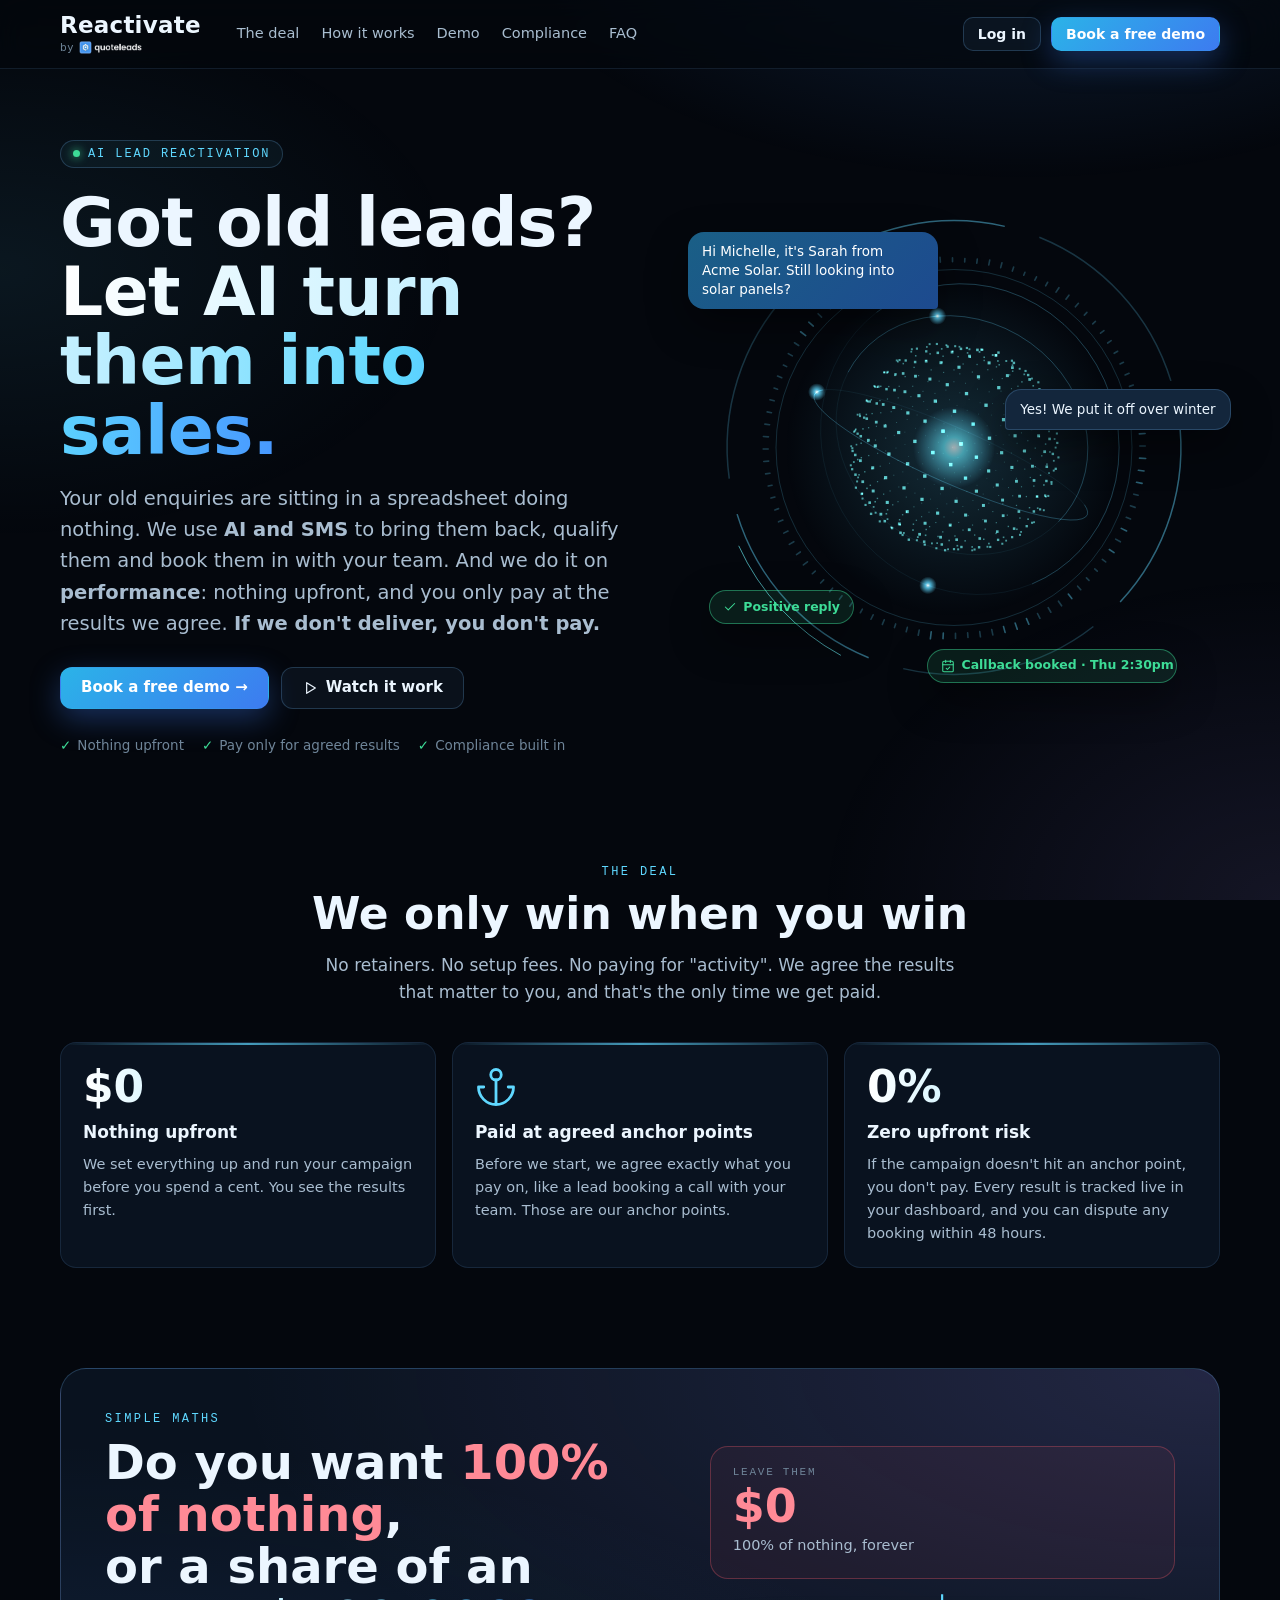
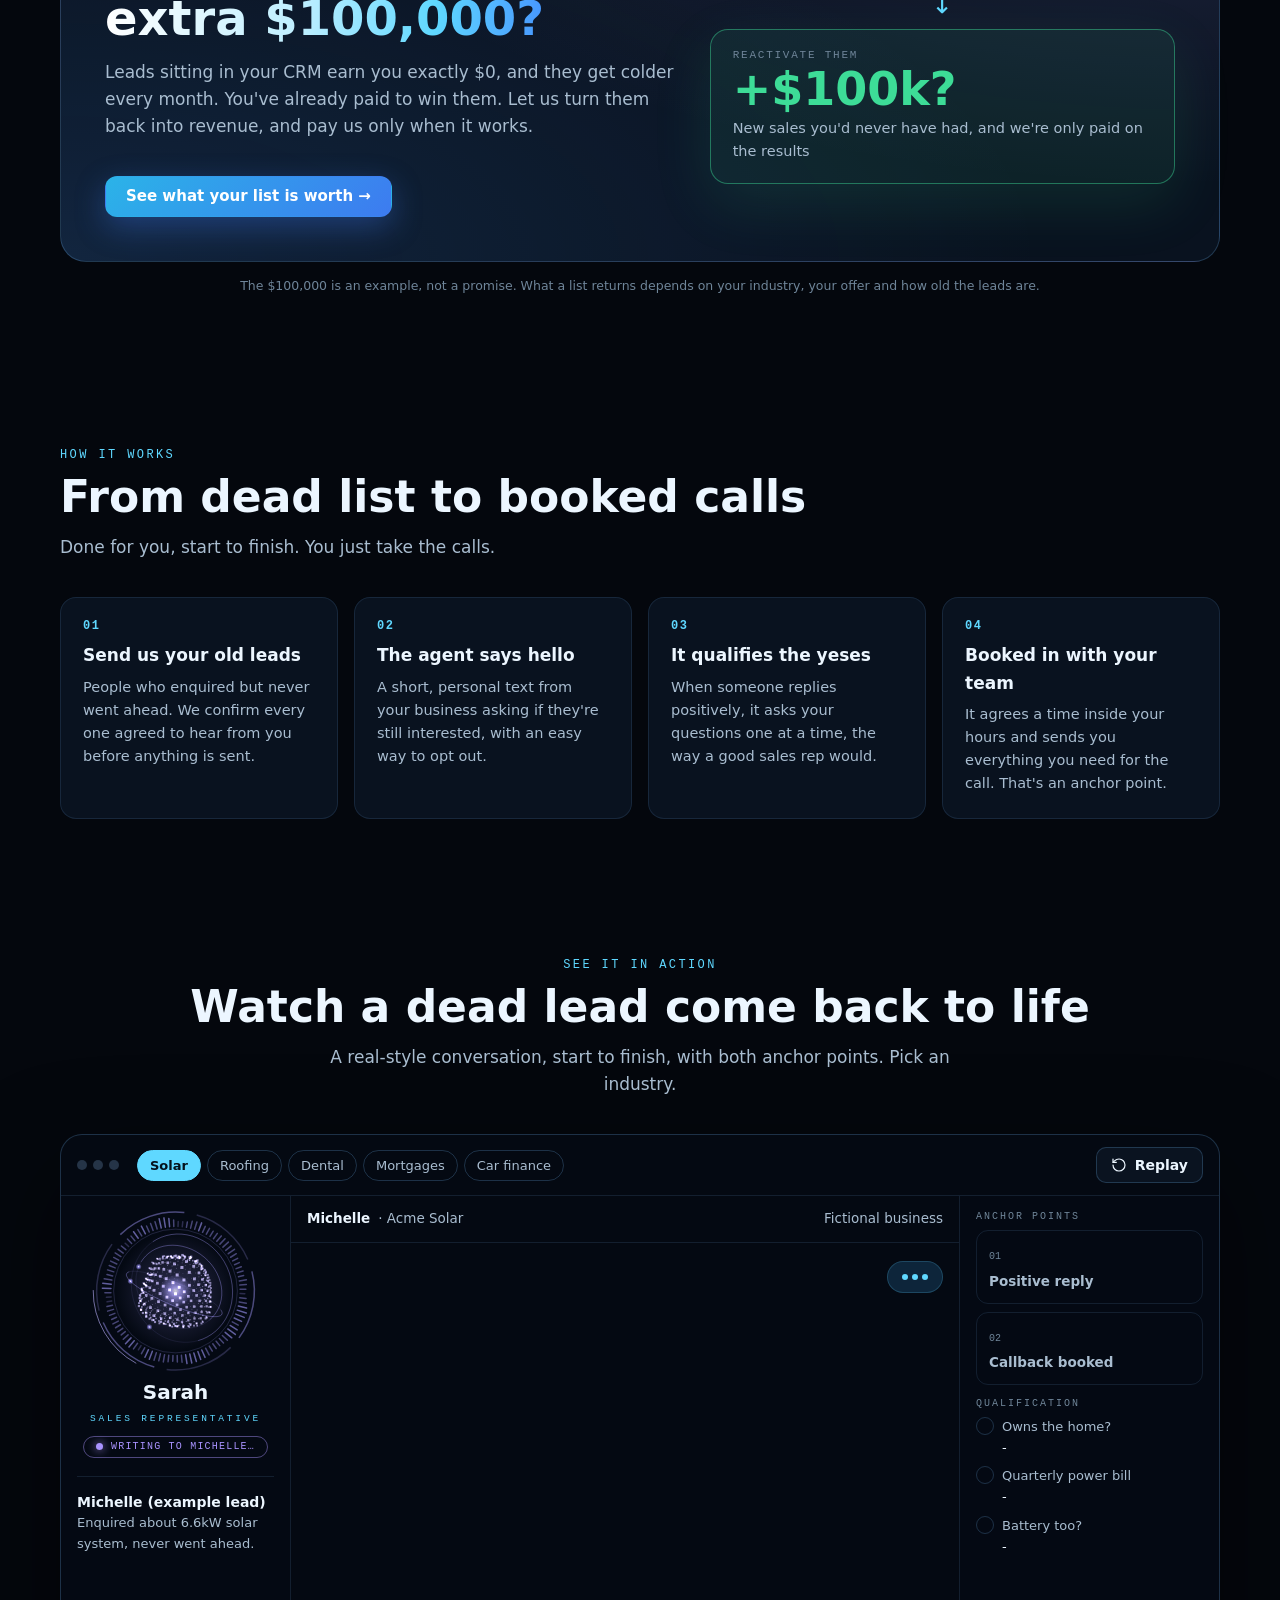
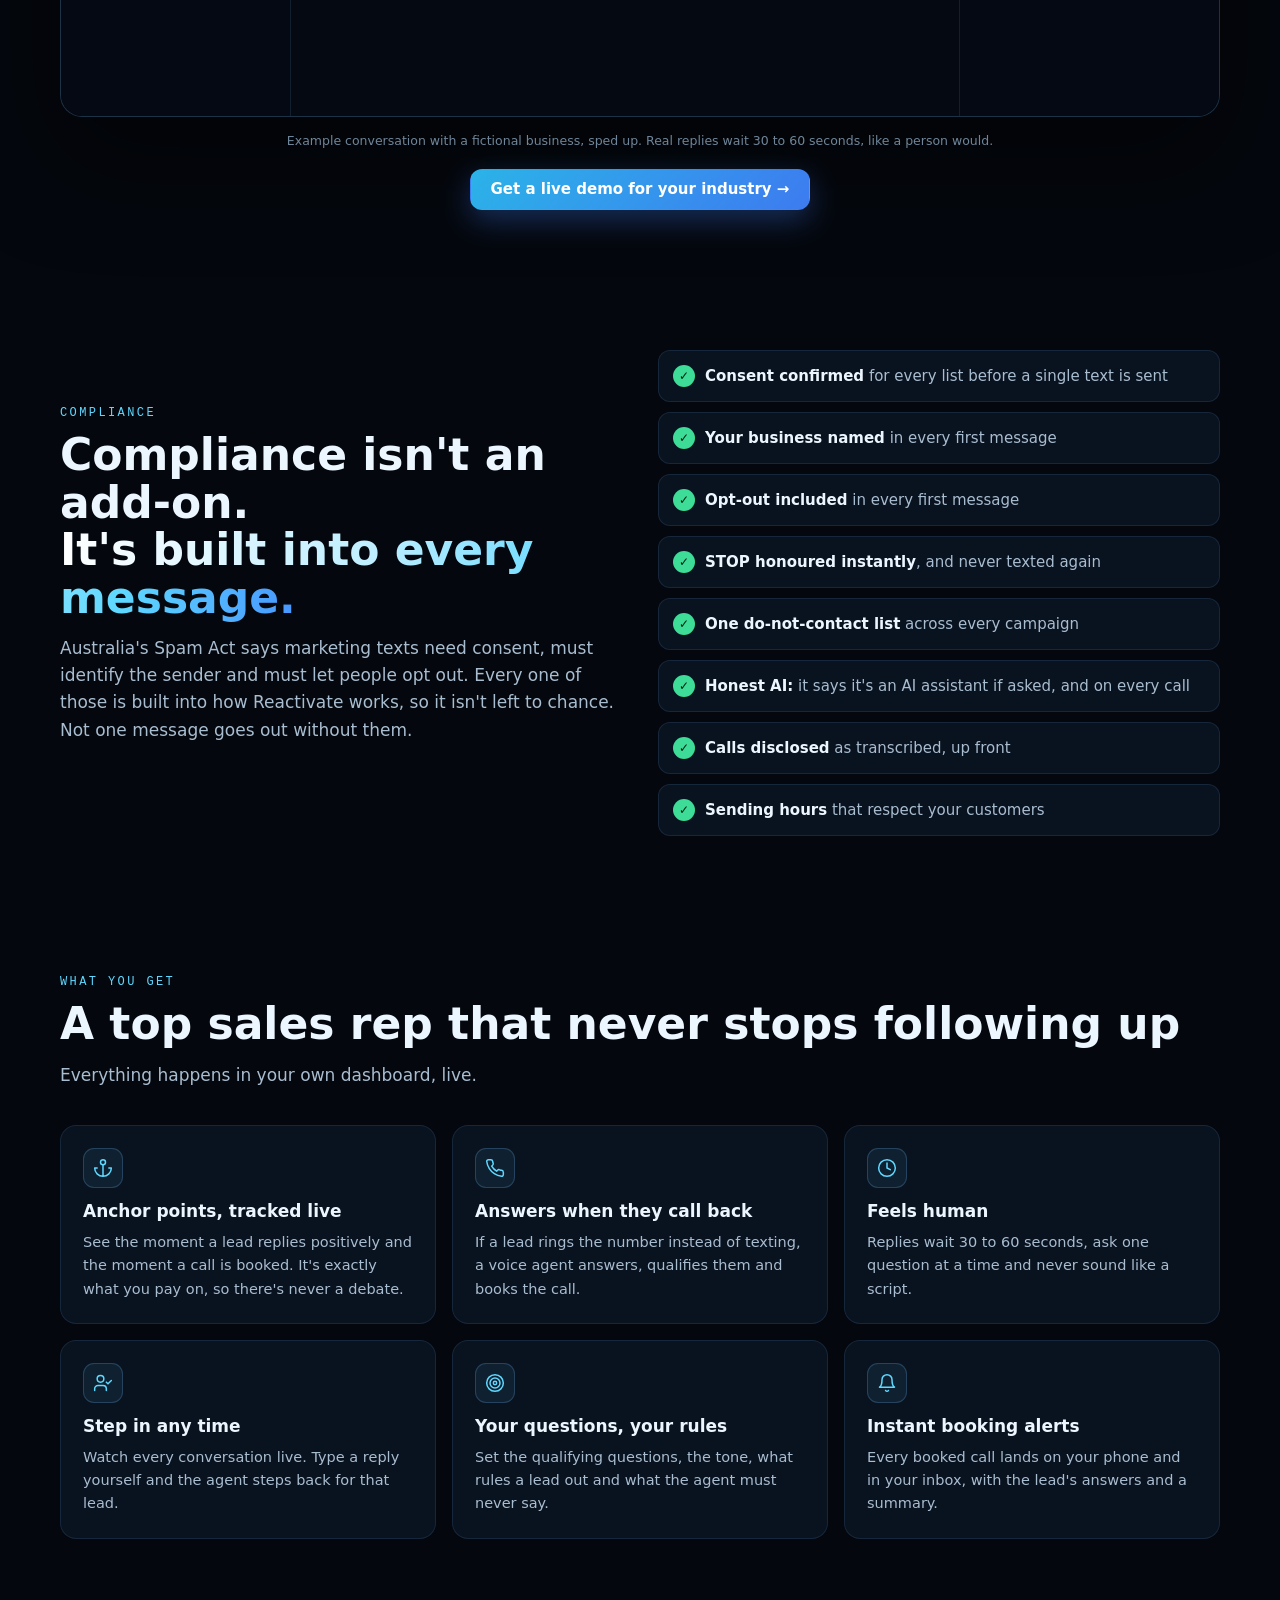
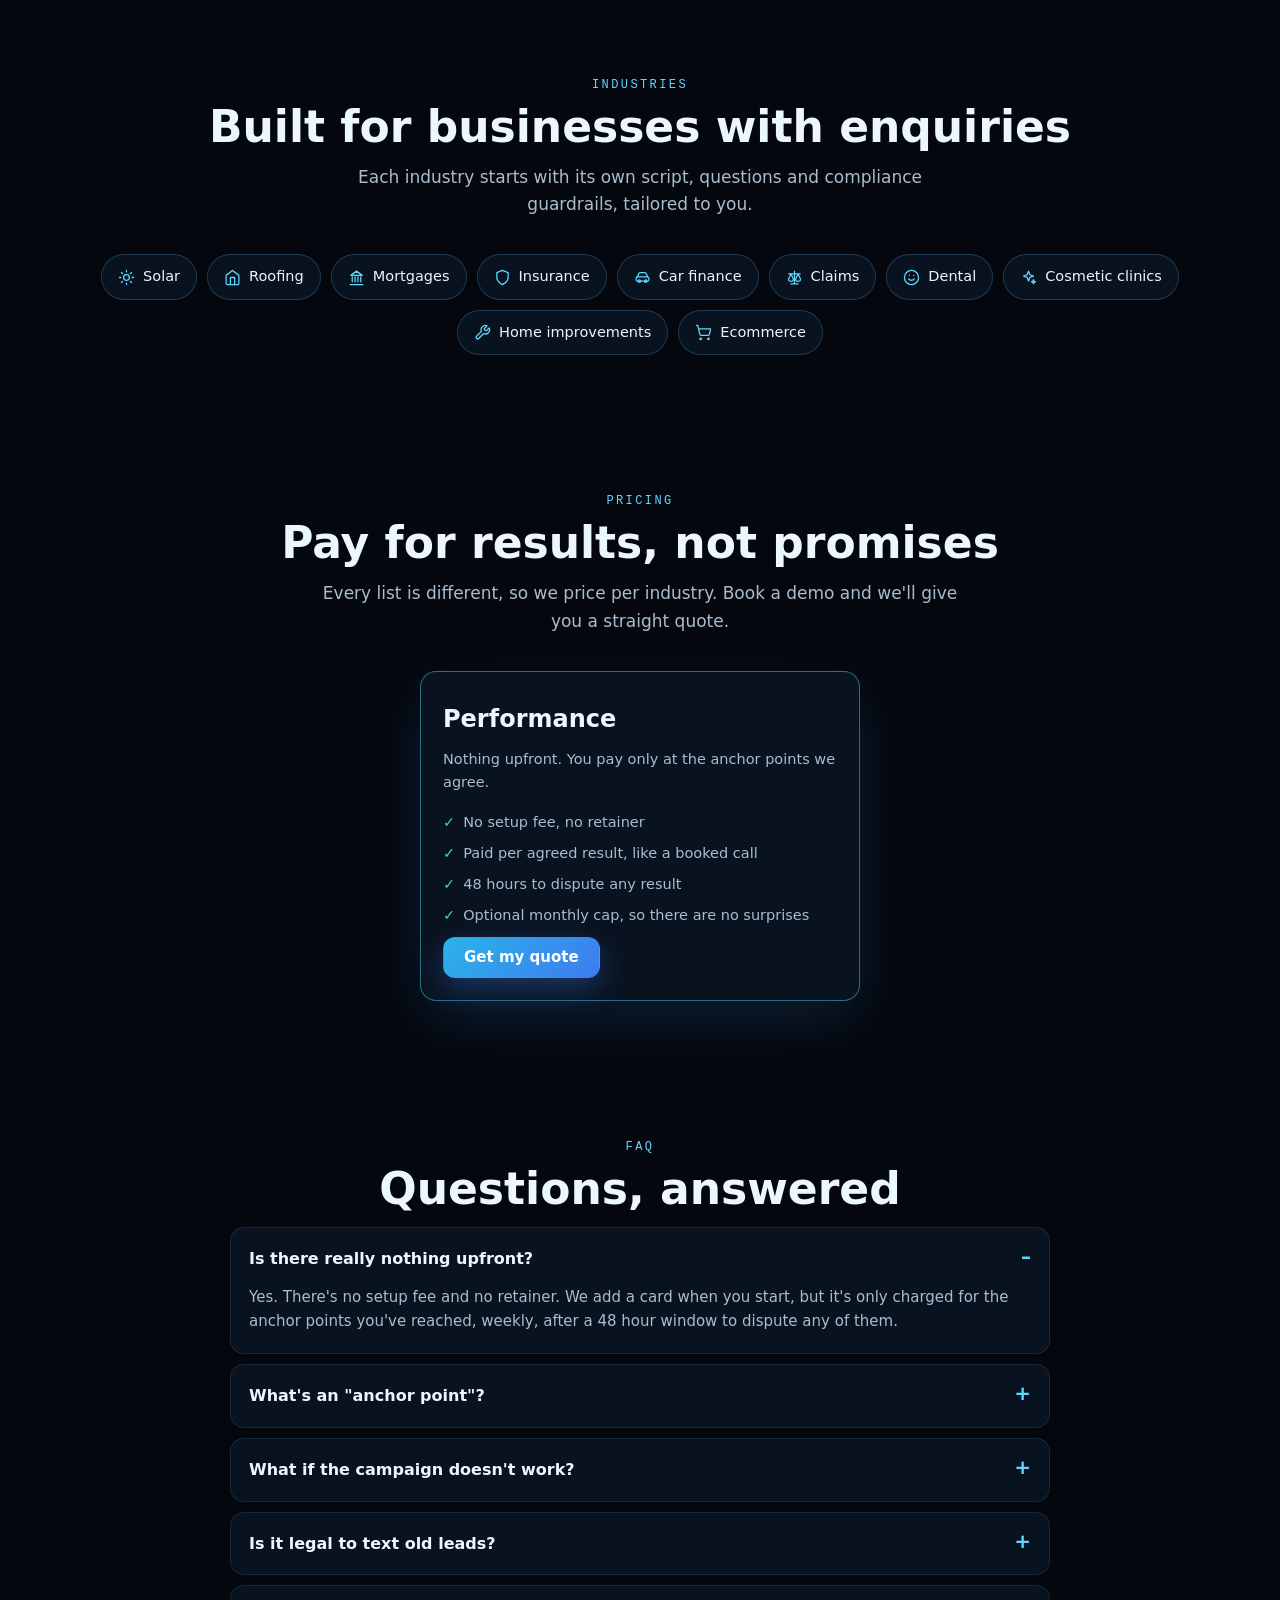
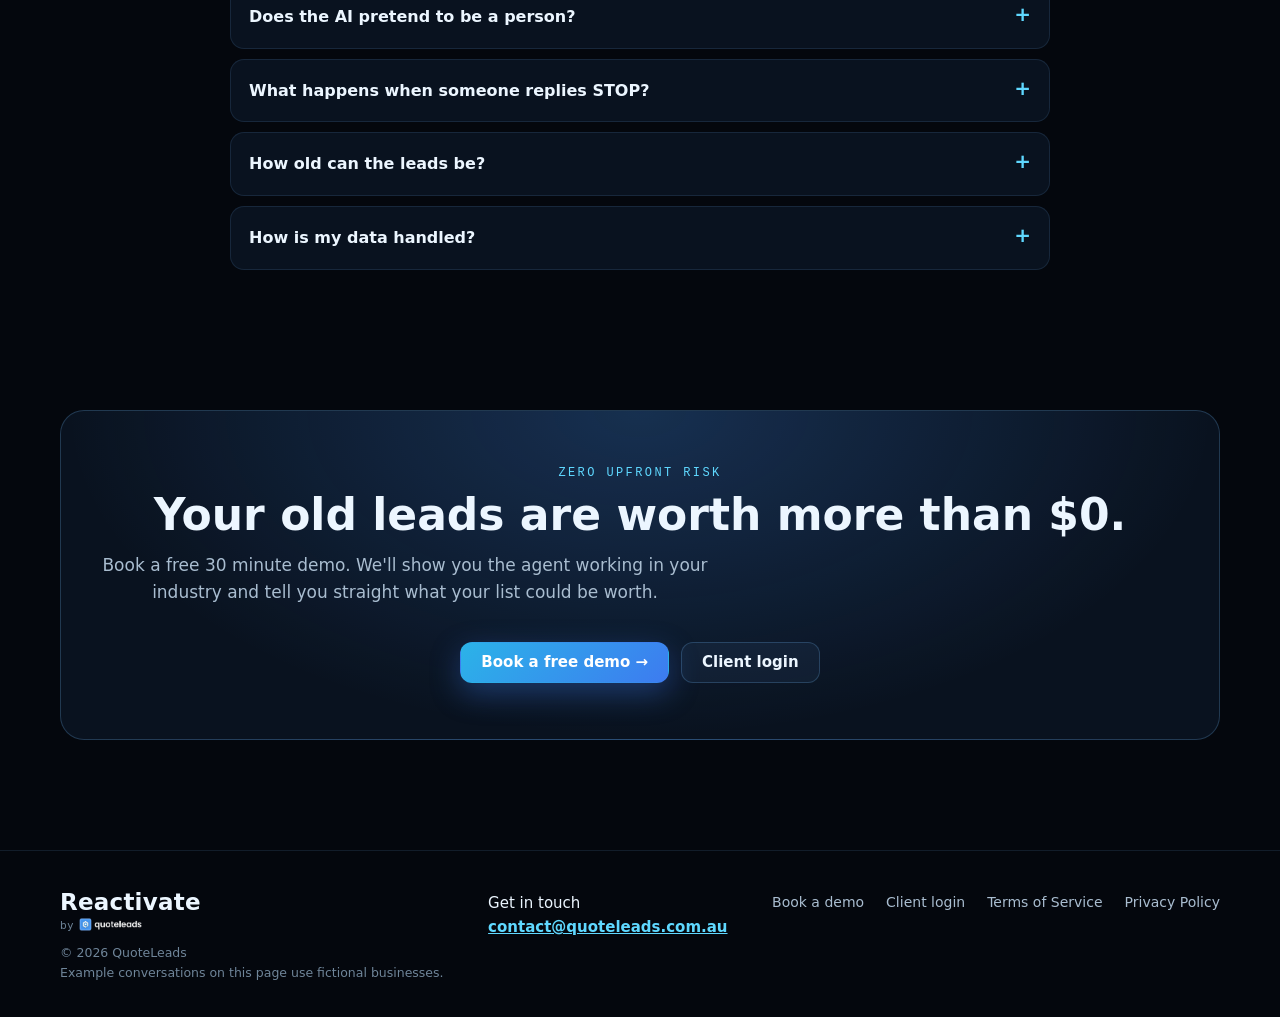
<file: index.html>
<!doctype html>
<html lang="en-AU">
<head>
<meta charset="utf-8">
<meta name="viewport" content="width=device-width, initial-scale=1, viewport-fit=cover">
<!-- The homepage talks to nothing: no API, no tracking. connect-src 'none'
     keeps it that way, including the scripted demo. -->
<meta http-equiv="Content-Security-Policy" content="default-src 'self'; script-src 'self'; style-src 'self' 'unsafe-inline' https://fonts.googleapis.com; font-src https://fonts.gstatic.com; img-src 'self' data:; connect-src 'none'; object-src 'none'; base-uri 'self'; form-action 'none'">
<script src="assets/forward.js"></script>
<title>Reactivate by QuoteLeads · Turn old leads into sales, on performance</title>
<meta name="description" content="Got old leads? We use AI and SMS to turn them into booked calls and sales. Performance-based: nothing upfront, you only pay at the results we agree.">
<meta name="theme-color" content="#04070d">
<meta property="og:title" content="Reactivate by QuoteLeads: turn old leads into sales">
<meta property="og:description" content="AI + SMS lead reactivation on a performance basis. Nothing upfront. You only pay at the results we agree.">
<meta property="og:type" content="website">
<link rel="icon" href="favicon.ico" sizes="any">
<link rel="preconnect" href="https://fonts.googleapis.com">
<link rel="preconnect" href="https://fonts.gstatic.com" crossorigin>
<link href="https://fonts.googleapis.com/css2?family=Exo+2:wght@600;700;800&family=Inter:wght@400;500;600;700&family=JetBrains+Mono:wght@500&display=swap" rel="stylesheet">
<link rel="stylesheet" href="assets/home.css">
</head>
<body>
<!-- Line icons (one sprite, used as <svg class="i"><use href="#i-name"/></svg>). -->
<svg width="0" height="0" style="position:absolute" aria-hidden="true" focusable="false"><defs>
  <symbol id="i-play" viewBox="0 0 24 24"><polygon points="7 4 20 12 7 20 7 4"/></symbol>
  <symbol id="i-check" viewBox="0 0 24 24"><path d="M20 6 9 17l-5-5"/></symbol>
  <symbol id="i-cal" viewBox="0 0 24 24"><rect x="3" y="4" width="18" height="18" rx="2"/><path d="M16 2v4M8 2v4M3 10h18"/><path d="m9 16 2 2 4-4"/></symbol>
  <symbol id="i-anchor" viewBox="0 0 24 24"><circle cx="12" cy="5" r="3"/><path d="M12 22V8M5 12H2a10 10 0 0 0 20 0h-3"/></symbol>
  <symbol id="i-replay" viewBox="0 0 24 24"><path d="M3 12a9 9 0 1 0 9-9 9.75 9.75 0 0 0-6.74 2.74L3 8"/><path d="M3 3v5h5"/></symbol>
  <symbol id="i-phone" viewBox="0 0 24 24"><path d="M22 16.9v3a2 2 0 0 1-2.2 2 19.8 19.8 0 0 1-8.6-3.1 19.5 19.5 0 0 1-6-6A19.8 19.8 0 0 1 2.1 4.2 2 2 0 0 1 4.1 2h3a2 2 0 0 1 2 1.7c.1.9.4 1.8.7 2.7a2 2 0 0 1-.5 2.1L8 9.8a16 16 0 0 0 6 6l1.3-1.3a2 2 0 0 1 2.1-.4c.9.3 1.8.6 2.7.7a2 2 0 0 1 1.7 2z"/></symbol>
  <symbol id="i-clock" viewBox="0 0 24 24"><circle cx="12" cy="12" r="10"/><path d="M12 6v6l4 2"/></symbol>
  <symbol id="i-user-check" viewBox="0 0 24 24"><path d="M16 21v-2a4 4 0 0 0-4-4H6a4 4 0 0 0-4 4v2"/><circle cx="9" cy="7" r="4"/><path d="m16 11 2 2 4-4"/></symbol>
  <symbol id="i-target" viewBox="0 0 24 24"><circle cx="12" cy="12" r="10"/><circle cx="12" cy="12" r="6"/><circle cx="12" cy="12" r="2"/></symbol>
  <symbol id="i-bell" viewBox="0 0 24 24"><path d="M6 8a6 6 0 0 1 12 0c0 7 3 9 3 9H3s3-2 3-9"/><path d="M10.3 21a1.94 1.94 0 0 0 3.4 0"/></symbol>
  <symbol id="i-sun" viewBox="0 0 24 24"><circle cx="12" cy="12" r="4"/><path d="M12 2v2M12 20v2M4.93 4.93l1.41 1.41M17.66 17.66l1.41 1.41M2 12h2M20 12h2M6.34 17.66l-1.41 1.41M19.07 4.93l-1.41 1.41"/></symbol>
  <symbol id="i-home" viewBox="0 0 24 24"><path d="m3 9 9-7 9 7v11a2 2 0 0 1-2 2H5a2 2 0 0 1-2-2z"/><path d="M9 22V12h6v10"/></symbol>
  <symbol id="i-bank" viewBox="0 0 24 24"><path d="M3 22h18M6 18v-7M10 18v-7M14 18v-7M18 18v-7M4 9l8-6 8 6z"/></symbol>
  <symbol id="i-shield" viewBox="0 0 24 24"><path d="M12 22s8-4 8-10V5l-8-3-8 3v7c0 6 8 10 8 10z"/></symbol>
  <symbol id="i-car" viewBox="0 0 24 24"><path d="M5 11l1.6-4.4A2 2 0 0 1 8.5 5h7a2 2 0 0 1 1.9 1.6L19 11"/><rect x="3" y="11" width="18" height="6" rx="2"/><circle cx="7.5" cy="17" r="1.8"/><circle cx="16.5" cy="17" r="1.8"/></symbol>
  <symbol id="i-scale" viewBox="0 0 24 24"><path d="M12 3v18M7 21h10M4 7h16"/><path d="M7 7l-3.5 7a3.5 3.5 0 0 0 7 0z"/><path d="M17 7l-3.5 7a3.5 3.5 0 0 0 7 0z"/></symbol>
  <symbol id="i-smile" viewBox="0 0 24 24"><circle cx="12" cy="12" r="10"/><path d="M8 14s1.5 2 4 2 4-2 4-2M9 9h.01M15 9h.01"/></symbol>
  <symbol id="i-sparkles" viewBox="0 0 24 24"><path d="M12 3l1.9 5.1L19 10l-5.1 1.9L12 17l-1.9-5.1L5 10l5.1-1.9z"/><path d="M19 15l.8 2.2L22 18l-2.2.8L19 21l-.8-2.2L16 18l2.2-.8z"/></symbol>
  <symbol id="i-wrench" viewBox="0 0 24 24"><path d="M14.7 6.3a1 1 0 0 0 0 1.4l1.6 1.6a1 1 0 0 0 1.4 0l3.77-3.77a6 6 0 0 1-7.94 7.94l-6.91 6.91a2.12 2.12 0 0 1-3-3l6.91-6.91a6 6 0 0 1 7.94-7.94l-3.76 3.76z"/></symbol>
  <symbol id="i-cart" viewBox="0 0 24 24"><circle cx="8" cy="21" r="1"/><circle cx="19" cy="21" r="1"/><path d="M2 2h2l2.7 12.4a2 2 0 0 0 2 1.6h9.7a2 2 0 0 0 2-1.6L22 7H5.1"/></symbol>
</defs></svg>

<header class="nav">
  <div class="wrap">
    <a class="lockup" href="./" aria-label="Reactivate by QuoteLeads, home">
      <span class="lockup-word">Reactivate</span>
      <span class="lockup-by">by <img src="assets/quoteleads-logo-white.png" alt="QuoteLeads" width="78" height="16"></span>
    </a>
    <nav class="nav-links" aria-label="Sections">
      <a href="#deal">The deal</a>
      <a href="#how">How it works</a>
      <a href="#demo-section">Demo</a>
      <a href="#compliance">Compliance</a>
      <a href="#faq">FAQ</a>
    </nav>
    <div class="nav-cta">
      <a class="btn small" href="app.html">Log in</a>
      <a class="btn small primary ghost-mobile" href="demo.html">Book a free demo</a>
    </div>
  </div>
</header>

<main>
  <!-- Hero -->
  <section class="hero">
    <div class="wrap">
      <div>
        <span class="eyebrow"><i></i>AI lead reactivation</span>
        <h1>Got old leads?<br><span class="grad">Let AI turn them into sales.</span></h1>
        <p class="lede">Your old enquiries are sitting in a spreadsheet doing nothing. We use <b>AI and SMS</b> to bring them back, qualify them and book them in with your team. And we do it on <b>performance</b>: nothing upfront, and you only pay at the results we agree. <b>If we don't deliver, you don't pay.</b></p>
        <div class="hero-cta">
          <a class="btn primary" href="demo.html">Book a free demo →</a>
          <a class="btn" href="#demo-section"><svg class="i" aria-hidden="true"><use href="#i-play"/></svg>Watch it work</a>
        </div>
        <div class="trust"><span>Nothing upfront</span><span>Pay only for agreed results</span><span>Compliance built in</span></div>
      </div>
      <div class="hero-visual" aria-hidden="true">
        <canvas id="hero-orb"></canvas>
        <div class="float ai f1">Hi Michelle, it's Sarah from Acme Solar. Still looking into solar panels?</div>
        <div class="float lead f2">Yes! We put it off over winter</div>
        <div class="float tag f3"><svg class="i" aria-hidden="true"><use href="#i-check"/></svg>Positive reply</div>
        <div class="float tag f4"><svg class="i" aria-hidden="true"><use href="#i-cal"/></svg>Callback booked · Thu 2:30pm</div>
      </div>
    </div>
  </section>

  <!-- The deal -->
  <section id="deal">
    <div class="wrap">
      <div class="center">
        <div class="kicker">The deal</div>
        <h2>We only win when you win</h2>
        <p class="section-lede">No retainers. No setup fees. No paying for "activity". We agree the results that matter to you, and that's the only time we get paid.</p>
      </div>
      <div class="grid3">
        <div class="card deal"><div class="deal-n">$0</div><h3>Nothing upfront</h3><p>We set everything up and run your campaign before you spend a cent. You see the results first.</p></div>
        <div class="card deal"><div class="deal-n deal-ic"><svg class="i" aria-hidden="true"><use href="#i-anchor"/></svg></div><h3>Paid at agreed anchor points</h3><p>Before we start, we agree exactly what you pay on, like a lead booking a call with your team. Those are our anchor points.</p></div>
        <div class="card deal"><div class="deal-n">0%</div><h3>Zero upfront risk</h3><p>If the campaign doesn't hit an anchor point, you don't pay. Every result is tracked live in your dashboard, and you can dispute any booking within 48 hours.</p></div>
      </div>
    </div>
  </section>

  <!-- The hard sell -->
  <section class="versus-sec">
    <div class="wrap">
      <div class="versus">
        <div class="versus-q">
          <div class="kicker">Simple maths</div>
          <h2>Do you want <span class="strike">100% of nothing</span>,<br>or a share of an <span class="grad">extra $100,000?</span></h2>
          <p class="section-lede">Leads sitting in your CRM earn you exactly $0, and they get colder every month. You've already paid to win them. Let us turn them back into revenue, and pay us only when it works.</p>
          <a class="btn primary" href="demo.html">See what your list is worth →</a>
        </div>
        <div class="versus-cards">
          <div class="vs-card dead"><small>Leave them</small><b>$0</b><span>100% of nothing, forever</span></div>
          <div class="vs-arrow">→</div>
          <div class="vs-card live"><small>Reactivate them</small><b>+$100k?</b><span>New sales you'd never have had, and we're only paid on the results</span></div>
        </div>
      </div>
      <p class="fineprint center">The $100,000 is an example, not a promise. What a list returns depends on your industry, your offer and how old the leads are.</p>
    </div>
  </section>

  <!-- How -->
  <section id="how">
    <div class="wrap">
      <div class="kicker">How it works</div>
      <h2>From dead list to booked calls</h2>
      <p class="section-lede">Done for you, start to finish. You just take the calls.</p>
      <div class="grid4">
        <div class="card"><div class="step-n">01</div><h3>Send us your old leads</h3><p>People who enquired but never went ahead. We confirm every one agreed to hear from you before anything is sent.</p></div>
        <div class="card"><div class="step-n">02</div><h3>The agent says hello</h3><p>A short, personal text from your business asking if they're still interested, with an easy way to opt out.</p></div>
        <div class="card"><div class="step-n">03</div><h3>It qualifies the yeses</h3><p>When someone replies positively, it asks your questions one at a time, the way a good sales rep would.</p></div>
        <div class="card"><div class="step-n">04</div><h3>Booked in with your team</h3><p>It agrees a time inside your hours and sends you everything you need for the call. That's an anchor point.</p></div>
      </div>
    </div>
  </section>

  <!-- Demo: scripted, plays in the browser, calls nothing -->
  <section id="demo-section">
    <div class="wrap">
      <div class="center">
        <div class="kicker">See it in action</div>
        <h2>Watch a dead lead come back to life</h2>
        <p class="section-lede">A real-style conversation, start to finish, with both anchor points. Pick an industry.</p>
      </div>
      <div class="demo-shell" id="demo">
        <div class="demo-bar">
          <div class="dots"><i></i><i></i><i></i></div>
          <div class="tabs" role="tablist">
            <button class="tab on" data-k="solar">Solar</button>
            <button class="tab" data-k="roofing">Roofing</button>
            <button class="tab" data-k="dental">Dental</button>
            <button class="tab" data-k="mortgages">Mortgages</button>
            <button class="tab" data-k="car-finance">Car finance</button>
          </div>
          <button class="btn small demo-replay" data-replay><svg class="i" aria-hidden="true"><use href="#i-replay"/></svg>Replay</button>
        </div>
        <div class="demo-grid">
          <aside class="demo-agent">
            <div class="demo-orb"><canvas id="demo-orb"></canvas></div>
            <div class="agent-name" id="d-name">Sarah</div>
            <div class="agent-role">Sales Representative</div>
            <div class="agent-state" id="d-state"><i></i><span>Standing by</span></div>
            <div class="demo-lead" id="d-lead"></div>
          </aside>
          <div class="demo-chat">
            <div class="demo-head" id="d-head"></div>
            <div class="thread" id="d-thread" aria-live="polite"></div>
          </div>
          <aside class="demo-ins">
            <div>
              <div class="ins-h">Anchor points</div>
              <div class="anchors">
                <div class="anchor" data-anchor="interested"><small>01</small><b>Positive reply</b></div>
                <div class="anchor" data-anchor="booked"><small>02</small><b>Callback booked</b></div>
              </div>
            </div>
            <div>
              <div class="ins-h">Qualification</div>
              <ul class="qual" id="d-qual"></ul>
            </div>
          </aside>
        </div>
      </div>
      <p class="demo-note">Example conversation with a fictional business, sped up. Real replies wait 30 to 60 seconds, like a person would.</p>
      <div class="center" style="margin-top:18px"><a class="btn primary" href="demo.html">Get a live demo for your industry →</a></div>
    </div>
  </section>

  <!-- Compliance -->
  <section id="compliance">
    <div class="wrap">
      <div class="comp">
        <div>
          <div class="kicker">Compliance</div>
          <h2>Compliance isn't an add-on.<br><span class="grad">It's built into every message.</span></h2>
          <p class="section-lede">Australia's Spam Act says marketing texts need consent, must identify the sender and must let people opt out. Every one of those is built into how Reactivate works, so it isn't left to chance. Not one message goes out without them.</p>
        </div>
        <ul class="comp-list">
          <li><b>Consent confirmed</b> for every list before a single text is sent</li>
          <li><b>Your business named</b> in every first message</li>
          <li><b>Opt-out included</b> in every first message</li>
          <li><b>STOP honoured instantly</b>, and never texted again</li>
          <li><b>One do-not-contact list</b> across every campaign</li>
          <li><b>Honest AI:</b> it says it's an AI assistant if asked, and on every call</li>
          <li><b>Calls disclosed</b> as transcribed, up front</li>
          <li><b>Sending hours</b> that respect your customers</li>
        </ul>
      </div>
    </div>
  </section>

  <!-- Features -->
  <section id="features">
    <div class="wrap">
      <div class="kicker">What you get</div>
      <h2>A top sales rep that never stops following up</h2>
      <p class="section-lede">Everything happens in your own dashboard, live.</p>
      <div class="grid3">
        <div class="card"><div class="icon"><svg class="i" aria-hidden="true"><use href="#i-anchor"/></svg></div><h3>Anchor points, tracked live</h3><p>See the moment a lead replies positively and the moment a call is booked. It's exactly what you pay on, so there's never a debate.</p></div>
        <div class="card"><div class="icon"><svg class="i" aria-hidden="true"><use href="#i-phone"/></svg></div><h3>Answers when they call back</h3><p>If a lead rings the number instead of texting, a voice agent answers, qualifies them and books the call.</p></div>
        <div class="card"><div class="icon"><svg class="i" aria-hidden="true"><use href="#i-clock"/></svg></div><h3>Feels human</h3><p>Replies wait 30 to 60 seconds, ask one question at a time and never sound like a script.</p></div>
        <div class="card"><div class="icon"><svg class="i" aria-hidden="true"><use href="#i-user-check"/></svg></div><h3>Step in any time</h3><p>Watch every conversation live. Type a reply yourself and the agent steps back for that lead.</p></div>
        <div class="card"><div class="icon"><svg class="i" aria-hidden="true"><use href="#i-target"/></svg></div><h3>Your questions, your rules</h3><p>Set the qualifying questions, the tone, what rules a lead out and what the agent must never say.</p></div>
        <div class="card"><div class="icon"><svg class="i" aria-hidden="true"><use href="#i-bell"/></svg></div><h3>Instant booking alerts</h3><p>Every booked call lands on your phone and in your inbox, with the lead's answers and a summary.</p></div>
      </div>
    </div>
  </section>

  <!-- Niches -->
  <section>
    <div class="wrap center">
      <div class="kicker">Industries</div>
      <h2>Built for businesses with enquiries</h2>
      <p class="section-lede">Each industry starts with its own script, questions and compliance guardrails, tailored to you.</p>
      <div class="chips">
        <span class="chip"><svg class="i" aria-hidden="true"><use href="#i-sun"/></svg>Solar</span><span class="chip"><svg class="i" aria-hidden="true"><use href="#i-home"/></svg>Roofing</span><span class="chip"><svg class="i" aria-hidden="true"><use href="#i-bank"/></svg>Mortgages</span><span class="chip"><svg class="i" aria-hidden="true"><use href="#i-shield"/></svg>Insurance</span>
        <span class="chip"><svg class="i" aria-hidden="true"><use href="#i-car"/></svg>Car finance</span><span class="chip"><svg class="i" aria-hidden="true"><use href="#i-scale"/></svg>Claims</span><span class="chip"><svg class="i" aria-hidden="true"><use href="#i-smile"/></svg>Dental</span><span class="chip"><svg class="i" aria-hidden="true"><use href="#i-sparkles"/></svg>Cosmetic clinics</span>
        <span class="chip"><svg class="i" aria-hidden="true"><use href="#i-wrench"/></svg>Home improvements</span><span class="chip"><svg class="i" aria-hidden="true"><use href="#i-cart"/></svg>Ecommerce</span>
      </div>
    </div>
  </section>

  <!-- Pricing -->
  <section id="pricing">
    <div class="wrap">
      <div class="center">
        <div class="kicker">Pricing</div>
        <h2>Pay for results, not promises</h2>
        <p class="section-lede">Every list is different, so we price per industry. Book a demo and we'll give you a straight quote.</p>
      </div>
      <div class="card price feature" style="max-width:440px;margin:0 auto">
        <h3>Performance</h3>
        <p class="muted">Nothing upfront. You pay only at the anchor points we agree.</p>
        <ul><li>No setup fee, no retainer</li><li>Paid per agreed result, like a booked call</li><li>48 hours to dispute any result</li><li>Optional monthly cap, so there are no surprises</li></ul>
        <a class="btn primary" href="demo.html">Get my quote</a>
      </div>
    </div>
  </section>

  <!-- FAQ -->
  <section id="faq">
    <div class="wrap">
      <div class="center"><div class="kicker">FAQ</div><h2>Questions, answered</h2></div>
      <div class="faq">
        <details open><summary>Is there really nothing upfront?</summary><p>Yes. There's no setup fee and no retainer. We add a card when you start, but it's only charged for the anchor points you've reached, weekly, after a 48 hour window to dispute any of them.</p></details>
        <details><summary>What's an "anchor point"?</summary><p>A result we both agree is worth paying for, written down before we start. Most businesses pay when a lead books a call with their team. You can see every anchor point as it happens in your dashboard.</p></details>
        <details><summary>What if the campaign doesn't work?</summary><p>Then it doesn't hit any anchor points, and you don't pay. That's the point of performance pricing: we only make money when we bring you results.</p></details>
        <details><summary>Is it legal to text old leads?</summary><p>In Australia, marketing texts need the person's consent, must identify your business and must let people opt out (the Spam Act 2003). We only text people who enquired with you and agreed to be contacted, and you confirm that for every list. Every first message names your business and how to opt out, and opt-outs are honoured straight away. You're still responsible for your list, so leave out anyone you're unsure about.</p></details>
        <details><summary>Does the AI pretend to be a person?</summary><p>No. If a lead asks, it says it's an AI assistant for your business and that a real person from your team will call. On phone calls it says so at the start.</p></details>
        <details><summary>What happens when someone replies STOP?</summary><p>They get one confirmation and are never texted from our number again. You can also add numbers to the do-not-contact list, or upload your existing one.</p></details>
        <details><summary>How old can the leads be?</summary><p>Leads from the last couple of years usually work best, but it depends on your industry. We'll look at your list in the demo and tell you honestly if it's worth running.</p></details>
        <details><summary>How is my data handled?</summary><p>Your lead list is only used to run your campaigns, and only you (and our team) can see your leads. See our <a href="privacy.html">Privacy Policy</a> for the detail, including the providers we use.</p></details>
      </div>
    </div>
  </section>

  <section>
    <div class="wrap">
      <div class="cta-band">
        <div class="kicker">Zero upfront risk</div>
        <h2>Your old leads are worth more than $0.</h2>
        <p class="section-lede">Book a free 30 minute demo. We'll show you the agent working in your industry and tell you straight what your list could be worth.</p>
        <div class="hero-cta"><a class="btn primary" href="demo.html">Book a free demo →</a><a class="btn" href="app.html">Client login</a></div>
      </div>
    </div>
  </section>
</main>

<footer>
  <div class="wrap foot">
    <div>
      <a class="lockup" href="./"><span class="lockup-word">Reactivate</span><span class="lockup-by">by <img src="assets/quoteleads-logo-white.png" alt="QuoteLeads" width="78" height="16"></span></a>
      <small>© <span id="year">2026</span> QuoteLeads<br>Example conversations on this page use fictional businesses.</small>
    </div>
    <div class="contact">Get in touch<br><a href="mailto:contact@quoteleads.com.au">contact@quoteleads.com.au</a></div>
    <nav class="foot-links" aria-label="Footer">
      <a href="demo.html">Book a demo</a><a href="app.html">Client login</a><a href="terms.html">Terms of Service</a><a href="privacy.html">Privacy Policy</a>
    </nav>
  </div>
</footer>

<script src="assets/orb.js"></script>
<script src="assets/home.js"></script>
</body>
</html>
</file>
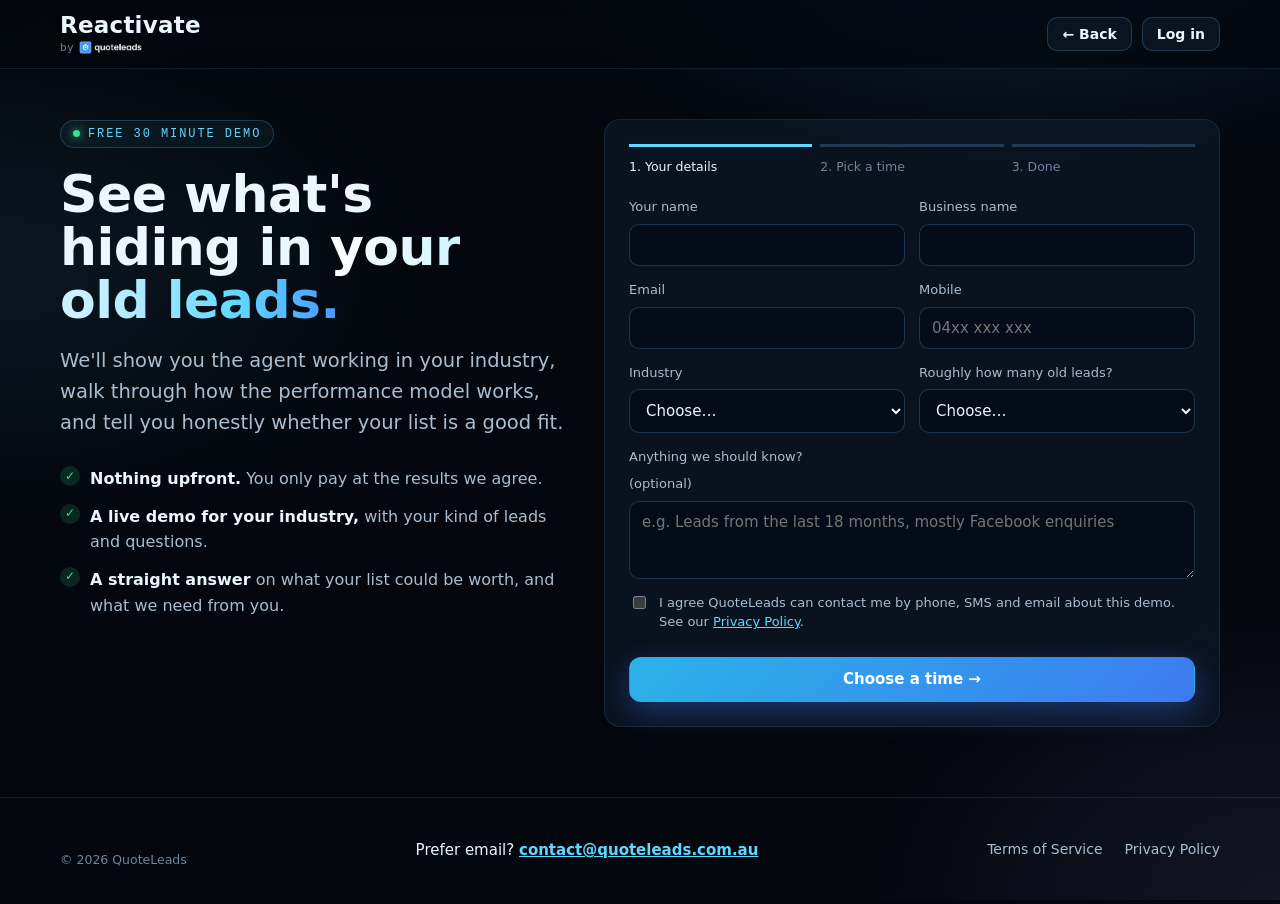
<file: demo.html>
<!doctype html>
<html lang="en-AU">
<head>
<meta charset="utf-8">
<meta name="viewport" content="width=device-width, initial-scale=1, viewport-fit=cover">
<!-- This page talks only to the booking endpoint on our Supabase project, and
     to Cloudflare Turnstile (anti-spam). -->
<meta http-equiv="Content-Security-Policy" content="default-src 'self'; script-src 'self' https://challenges.cloudflare.com; frame-src https://challenges.cloudflare.com; style-src 'self' 'unsafe-inline' https://fonts.googleapis.com; font-src https://fonts.gstatic.com; img-src 'self' data:; connect-src https://vcantdssoketpxaybtwh.supabase.co; object-src 'none'; base-uri 'self'; form-action 'none'">
<title>Book a free demo · Reactivate by QuoteLeads</title>
<meta name="description" content="Book a free demo of Reactivate: see how we turn your old leads into booked calls, on a performance basis.">
<meta name="theme-color" content="#04070d">
<link rel="icon" href="favicon.ico" sizes="any">
<link rel="preconnect" href="https://fonts.googleapis.com">
<link rel="preconnect" href="https://fonts.gstatic.com" crossorigin>
<link href="https://fonts.googleapis.com/css2?family=Exo+2:wght@600;700;800&family=Inter:wght@400;500;600;700&family=JetBrains+Mono:wght@500&display=swap" rel="stylesheet">
<link rel="stylesheet" href="assets/home.css">
</head>
<body>
<svg width="0" height="0" style="position:absolute" aria-hidden="true" focusable="false"><defs><symbol id="i-check" viewBox="0 0 24 24"><path d="M20 6 9 17l-5-5"/></symbol></defs></svg>

<header class="nav">
  <div class="wrap">
    <a class="lockup" href="./" aria-label="Reactivate by QuoteLeads, home">
      <span class="lockup-word">Reactivate</span>
      <span class="lockup-by">by <img src="assets/quoteleads-logo-white.png" alt="QuoteLeads" width="78" height="16"></span>
    </a>
    <div class="nav-cta"><a class="btn small" href="./">← Back</a><a class="btn small" href="app.html">Log in</a></div>
  </div>
</header>

<main class="book">
  <div class="wrap book-grid">
    <div class="book-pitch">
      <span class="eyebrow"><i></i>Free 30 minute demo</span>
      <h1>See what's hiding in <span class="grad">your old leads.</span></h1>
      <p class="lede">We'll show you the agent working in your industry, walk through how the performance model works, and tell you honestly whether your list is a good fit.</p>
      <ul class="ticks">
        <li><b>Nothing upfront.</b> You only pay at the results we agree.</li>
        <li><b>A live demo for your industry,</b> with your kind of leads and questions.</li>
        <li><b>A straight answer</b> on what your list could be worth, and what we need from you.</li>
      </ul>
    </div>

    <div class="card book-card" id="book">
      <ol class="steps"><li class="on" data-s="1">Your details</li><li data-s="2">Pick a time</li><li data-s="3">Done</li></ol>

      <!-- Step 1 -->
      <form id="step1" novalidate>
        <div class="form-grid">
          <label>Your name<input name="name" autocomplete="name" required maxlength="100"></label>
          <label>Business name<input name="business" autocomplete="organization" required maxlength="120"></label>
          <label>Email<input name="email" type="email" autocomplete="email" required maxlength="200"></label>
          <label>Mobile<input name="phone" type="tel" autocomplete="tel" required maxlength="30" placeholder="04xx xxx xxx"></label>
          <label>Industry<select name="industry" required>
            <option value="">Choose…</option><option>Solar</option><option>Roofing</option><option>Mortgages</option><option>Insurance</option>
            <option>Car finance</option><option>Claims</option><option>Dental</option><option>Cosmetic clinic</option>
            <option>Home improvements</option><option>Ecommerce</option><option>Other</option></select></label>
          <label>Roughly how many old leads?<select name="lead_count" required>
            <option value="">Choose…</option><option>Under 500</option><option>500 to 2,000</option><option>2,000 to 10,000</option><option>10,000+</option><option>Not sure</option></select></label>
          <label class="full">Anything we should know? <span class="muted">(optional)</span><textarea name="message" rows="3" maxlength="1000" placeholder="e.g. Leads from the last 18 months, mostly Facebook enquiries"></textarea></label>
          <!-- Honeypot: hidden from people, irresistible to bots. -->
          <label class="hp" aria-hidden="true">Website<input name="website" tabindex="-1" autocomplete="off"></label>
          <label class="check full"><input type="checkbox" name="consent" required> <span>I agree QuoteLeads can contact me by phone, SMS and email about this demo. See our <a href="privacy.html" target="_blank" rel="noopener">Privacy Policy</a>.</span></label>
        </div>
        <p class="form-err" id="err1" role="alert"></p>
        <button class="btn primary book-next" type="submit">Choose a time →</button>
      </form>

      <!-- Step 2 -->
      <div id="step2" hidden>
        <p class="muted tz-note" id="tz-note"></p>
        <div class="days" id="days" role="tablist" aria-label="Day"></div>
        <div class="times" id="times" aria-label="Time"></div>
        <div id="turnstile" class="turnstile"></div>
        <p class="form-err" id="err2" role="alert"></p>
        <div class="book-actions">
          <button class="btn" type="button" id="back1">← Back</button>
          <button class="btn primary" type="button" id="confirm" disabled>Book my demo</button>
        </div>
      </div>

      <!-- Step 3 -->
      <div id="step3" hidden class="book-done">
        <div class="done-badge"><svg class="i" aria-hidden="true"><use href="#i-check"/></svg></div>
        <h2>You're booked in!</h2>
        <p class="done-when" id="done-when"></p>
        <p class="muted">A confirmation with a calendar invite is on its way to <b id="done-email"></b>. Need to change it? Just reply to that email.</p>
        <div class="book-actions" style="justify-content:center">
          <button class="btn" type="button" id="ics">Add to calendar</button>
          <a class="btn primary" href="./">Back to home</a>
        </div>
      </div>
    </div>
  </div>
</main>

<footer>
  <div class="wrap foot">
    <div><small>© <span id="year">2026</span> QuoteLeads</small></div>
    <div class="contact">Prefer email? <a href="mailto:contact@quoteleads.com.au">contact@quoteleads.com.au</a></div>
    <nav class="foot-links" aria-label="Footer"><a href="terms.html">Terms of Service</a><a href="privacy.html">Privacy Policy</a></nav>
  </div>
</footer>

<script src="assets/demo.js"></script>
</body>
</html>
</file>
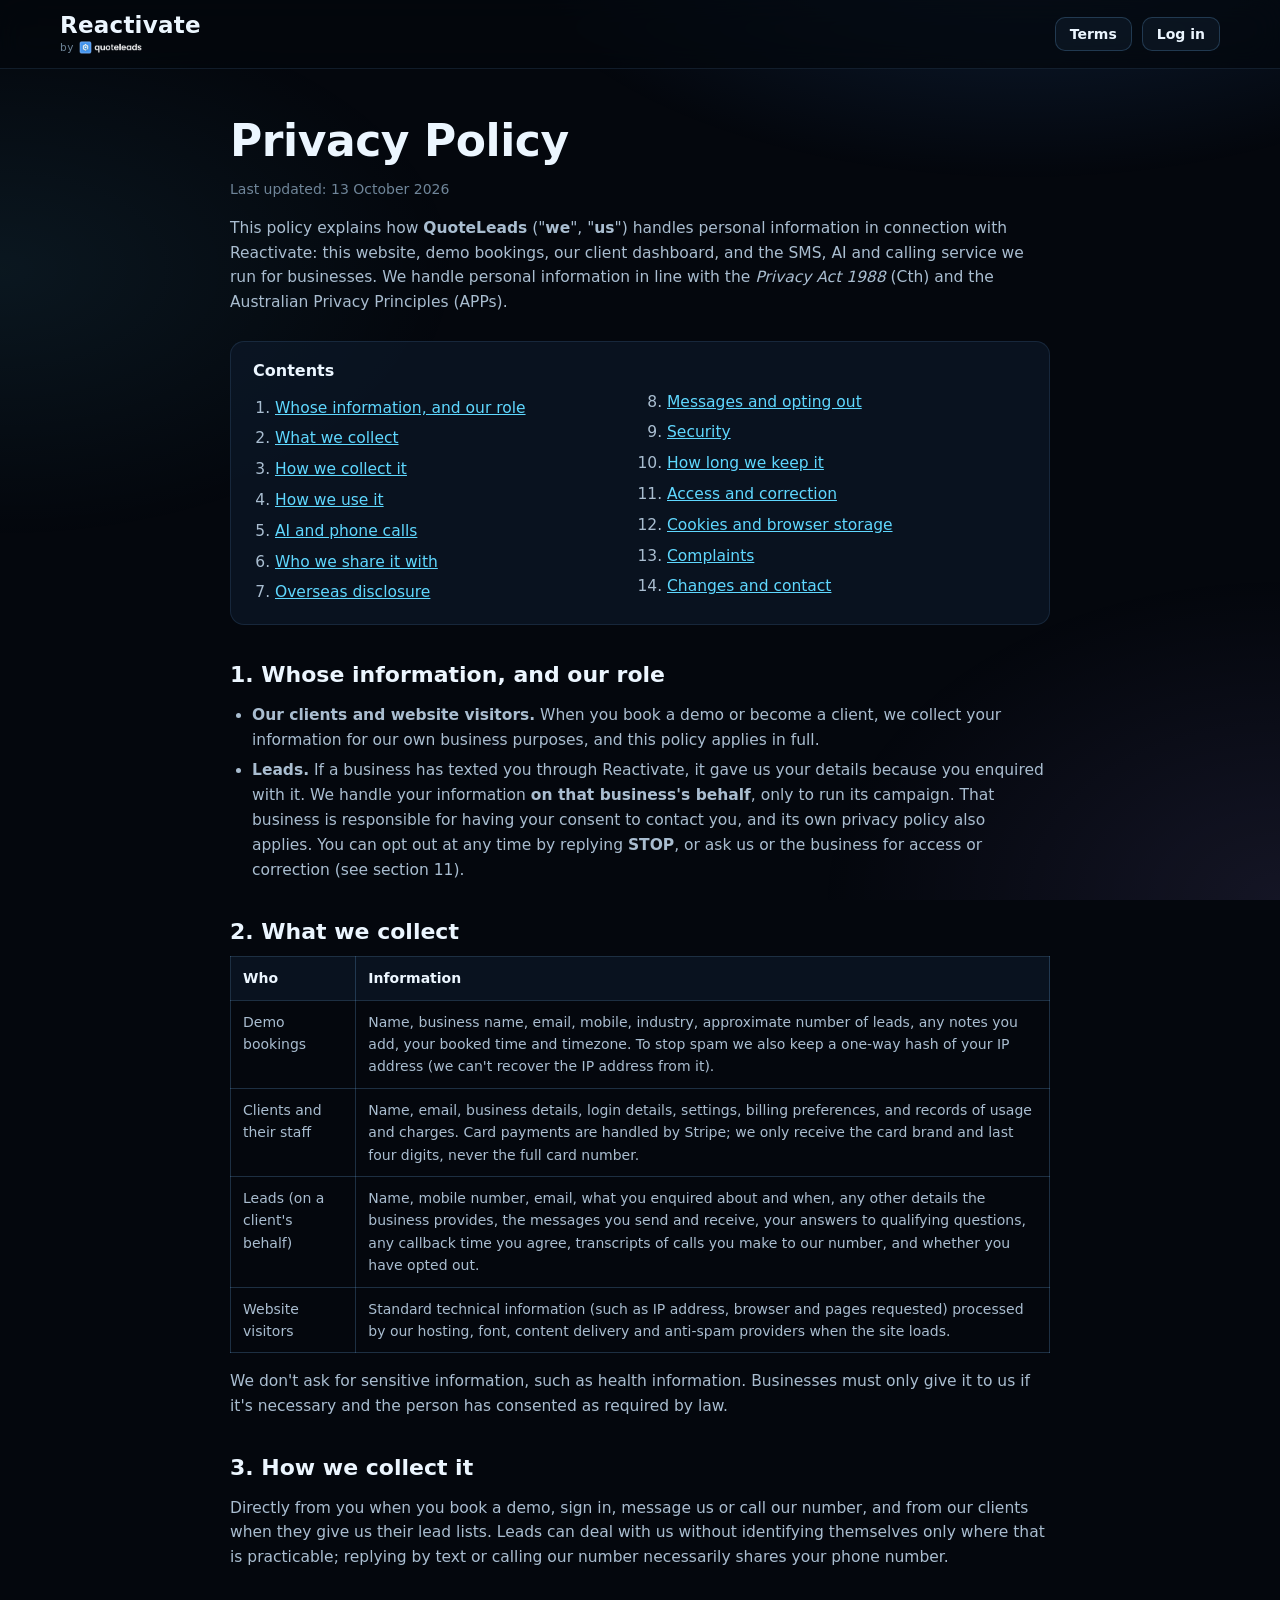
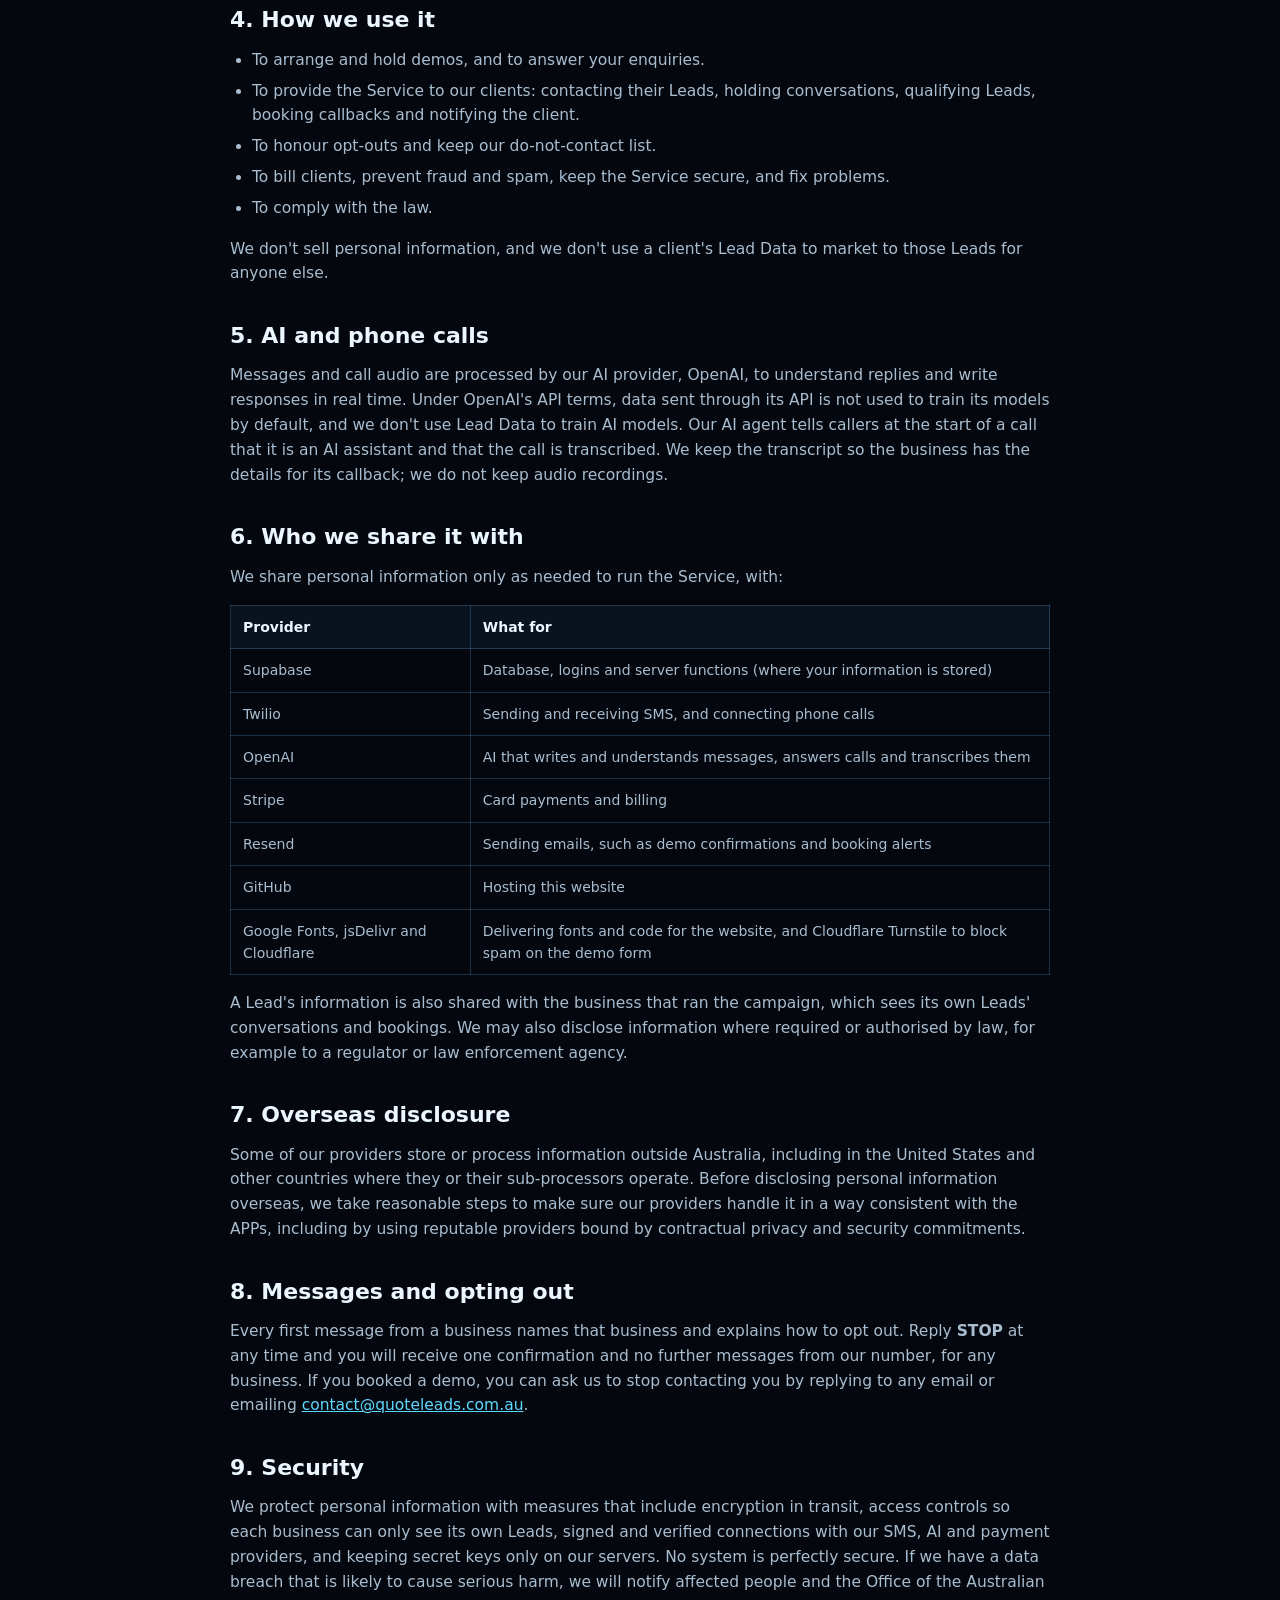
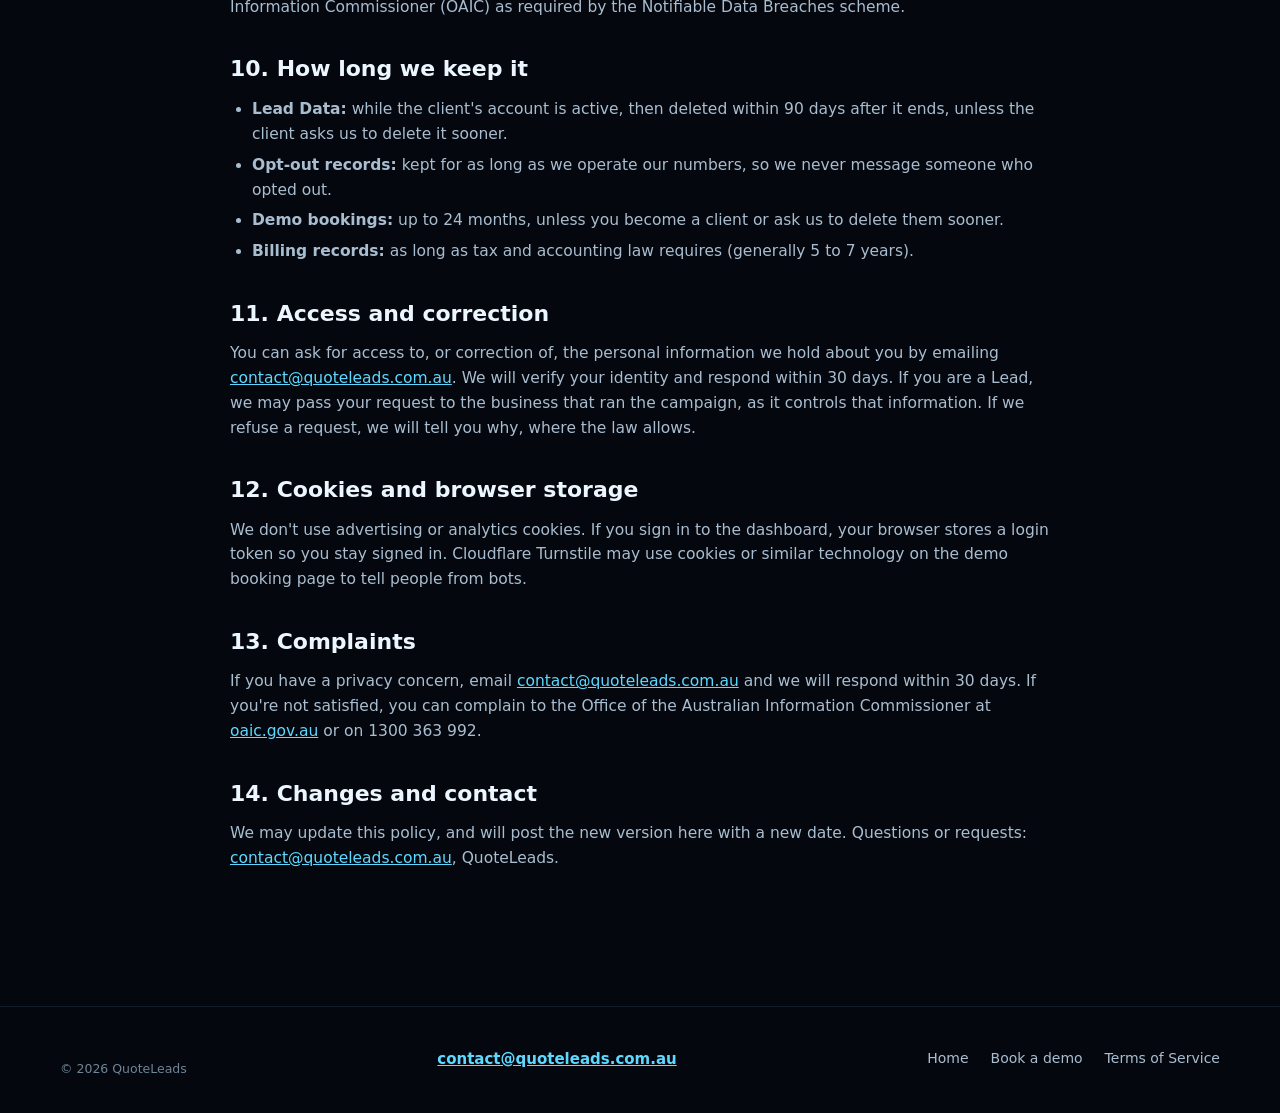
<file: privacy.html>
<!doctype html>
<html lang="en-AU">
<head>
<meta charset="utf-8">
<meta name="viewport" content="width=device-width, initial-scale=1, viewport-fit=cover">
<meta http-equiv="Content-Security-Policy" content="default-src 'self'; script-src 'self'; style-src 'self' 'unsafe-inline' https://fonts.googleapis.com; font-src https://fonts.gstatic.com; img-src 'self' data:; connect-src 'none'; object-src 'none'; base-uri 'self'; form-action 'none'">
<title>Privacy Policy · Reactivate by QuoteLeads</title>
<meta name="theme-color" content="#04070d">
<!-- Kept out of search results; still linked from every page. -->
<meta name="robots" content="noindex, follow">
<link rel="icon" href="favicon.ico" sizes="any">
<link href="https://fonts.googleapis.com/css2?family=Exo+2:wght@700;800&family=Inter:wght@400;500;600;700&family=JetBrains+Mono:wght@500&display=swap" rel="stylesheet">
<link rel="stylesheet" href="assets/home.css">
</head>
<body>
<header class="nav">
  <div class="wrap">
    <a class="lockup" href="./"><span class="lockup-word">Reactivate</span><span class="lockup-by">by <img src="assets/quoteleads-logo-white.png" alt="QuoteLeads" width="78" height="16"></span></a>
    <div class="nav-cta"><a class="btn small" href="terms.html">Terms</a><a class="btn small" href="app.html">Log in</a></div>
  </div>
</header>

<main class="legal">
  <h1>Privacy Policy</h1>
  <p class="meta">Last updated: 13 October 2026</p>

  <p>This policy explains how <b>QuoteLeads</b> ("<b>we</b>", "<b>us</b>") handles personal information in connection with Reactivate: this website, demo bookings, our client dashboard, and the SMS, AI and calling service we run for businesses. We handle personal information in line with the <i>Privacy Act 1988</i> (Cth) and the Australian Privacy Principles (APPs).</p>

  <nav class="toc" aria-label="Contents"><b>Contents</b><ol>
    <li><a href="#roles">Whose information, and our role</a></li><li><a href="#collect">What we collect</a></li><li><a href="#how">How we collect it</a></li>
    <li><a href="#use">How we use it</a></li><li><a href="#ai">AI and phone calls</a></li><li><a href="#share">Who we share it with</a></li>
    <li><a href="#overseas">Overseas disclosure</a></li><li><a href="#optout">Messages and opting out</a></li><li><a href="#security">Security</a></li>
    <li><a href="#retention">How long we keep it</a></li><li><a href="#access">Access and correction</a></li><li><a href="#cookies">Cookies and browser storage</a></li>
    <li><a href="#complaints">Complaints</a></li><li><a href="#changes">Changes and contact</a></li>
  </ol></nav>

  <h2 id="roles">1. Whose information, and our role</h2>
  <ul>
    <li><b>Our clients and website visitors.</b> When you book a demo or become a client, we collect your information for our own business purposes, and this policy applies in full.</li>
    <li><b>Leads.</b> If a business has texted you through Reactivate, it gave us your details because you enquired with it. We handle your information <b>on that business's behalf</b>, only to run its campaign. That business is responsible for having your consent to contact you, and its own privacy policy also applies. You can opt out at any time by replying <b>STOP</b>, or ask us or the business for access or correction (see section 11).</li>
  </ul>

  <h2 id="collect">2. What we collect</h2>
  <table>
    <tr><th>Who</th><th>Information</th></tr>
    <tr><td>Demo bookings</td><td>Name, business name, email, mobile, industry, approximate number of leads, any notes you add, your booked time and timezone. To stop spam we also keep a one-way hash of your IP address (we can't recover the IP address from it).</td></tr>
    <tr><td>Clients and their staff</td><td>Name, email, business details, login details, settings, billing preferences, and records of usage and charges. Card payments are handled by Stripe; we only receive the card brand and last four digits, never the full card number.</td></tr>
    <tr><td>Leads (on a client's behalf)</td><td>Name, mobile number, email, what you enquired about and when, any other details the business provides, the messages you send and receive, your answers to qualifying questions, any callback time you agree, transcripts of calls you make to our number, and whether you have opted out.</td></tr>
    <tr><td>Website visitors</td><td>Standard technical information (such as IP address, browser and pages requested) processed by our hosting, font, content delivery and anti-spam providers when the site loads.</td></tr>
  </table>
  <p>We don't ask for sensitive information, such as health information. Businesses must only give it to us if it's necessary and the person has consented as required by law.</p>

  <h2 id="how">3. How we collect it</h2>
  <p>Directly from you when you book a demo, sign in, message us or call our number, and from our clients when they give us their lead lists. Leads can deal with us without identifying themselves only where that is practicable; replying by text or calling our number necessarily shares your phone number.</p>

  <h2 id="use">4. How we use it</h2>
  <ul>
    <li>To arrange and hold demos, and to answer your enquiries.</li>
    <li>To provide the Service to our clients: contacting their Leads, holding conversations, qualifying Leads, booking callbacks and notifying the client.</li>
    <li>To honour opt-outs and keep our do-not-contact list.</li>
    <li>To bill clients, prevent fraud and spam, keep the Service secure, and fix problems.</li>
    <li>To comply with the law.</li>
  </ul>
  <p>We don't sell personal information, and we don't use a client's Lead Data to market to those Leads for anyone else.</p>

  <h2 id="ai">5. AI and phone calls</h2>
  <p>Messages and call audio are processed by our AI provider, OpenAI, to understand replies and write responses in real time. Under OpenAI's API terms, data sent through its API is not used to train its models by default, and we don't use Lead Data to train AI models. Our AI agent tells callers at the start of a call that it is an AI assistant and that the call is transcribed. We keep the transcript so the business has the details for its callback; we do not keep audio recordings.</p>

  <h2 id="share">6. Who we share it with</h2>
  <p>We share personal information only as needed to run the Service, with:</p>
  <table>
    <tr><th>Provider</th><th>What for</th></tr>
    <tr><td>Supabase</td><td>Database, logins and server functions (where your information is stored)</td></tr>
    <tr><td>Twilio</td><td>Sending and receiving SMS, and connecting phone calls</td></tr>
    <tr><td>OpenAI</td><td>AI that writes and understands messages, answers calls and transcribes them</td></tr>
    <tr><td>Stripe</td><td>Card payments and billing</td></tr>
    <tr><td>Resend</td><td>Sending emails, such as demo confirmations and booking alerts</td></tr>
    <tr><td>GitHub</td><td>Hosting this website</td></tr>
    <tr><td>Google Fonts, jsDelivr and Cloudflare</td><td>Delivering fonts and code for the website, and Cloudflare Turnstile to block spam on the demo form</td></tr>
  </table>
  <p>A Lead's information is also shared with the business that ran the campaign, which sees its own Leads' conversations and bookings. We may also disclose information where required or authorised by law, for example to a regulator or law enforcement agency.</p>

  <h2 id="overseas">7. Overseas disclosure</h2>
  <p>Some of our providers store or process information outside Australia, including in the United States and other countries where they or their sub-processors operate. Before disclosing personal information overseas, we take reasonable steps to make sure our providers handle it in a way consistent with the APPs, including by using reputable providers bound by contractual privacy and security commitments.</p>

  <h2 id="optout">8. Messages and opting out</h2>
  <p>Every first message from a business names that business and explains how to opt out. Reply <b>STOP</b> at any time and you will receive one confirmation and no further messages from our number, for any business. If you booked a demo, you can ask us to stop contacting you by replying to any email or emailing <a href="mailto:contact@quoteleads.com.au">contact@quoteleads.com.au</a>.</p>

  <h2 id="security">9. Security</h2>
  <p>We protect personal information with measures that include encryption in transit, access controls so each business can only see its own Leads, signed and verified connections with our SMS, AI and payment providers, and keeping secret keys only on our servers. No system is perfectly secure. If we have a data breach that is likely to cause serious harm, we will notify affected people and the Office of the Australian Information Commissioner (OAIC) as required by the Notifiable Data Breaches scheme.</p>

  <h2 id="retention">10. How long we keep it</h2>
  <ul>
    <li><b>Lead Data:</b> while the client's account is active, then deleted within 90 days after it ends, unless the client asks us to delete it sooner.</li>
    <li><b>Opt-out records:</b> kept for as long as we operate our numbers, so we never message someone who opted out.</li>
    <li><b>Demo bookings:</b> up to 24 months, unless you become a client or ask us to delete them sooner.</li>
    <li><b>Billing records:</b> as long as tax and accounting law requires (generally 5 to 7 years).</li>
  </ul>

  <h2 id="access">11. Access and correction</h2>
  <p>You can ask for access to, or correction of, the personal information we hold about you by emailing <a href="mailto:contact@quoteleads.com.au">contact@quoteleads.com.au</a>. We will verify your identity and respond within 30 days. If you are a Lead, we may pass your request to the business that ran the campaign, as it controls that information. If we refuse a request, we will tell you why, where the law allows.</p>

  <h2 id="cookies">12. Cookies and browser storage</h2>
  <p>We don't use advertising or analytics cookies. If you sign in to the dashboard, your browser stores a login token so you stay signed in. Cloudflare Turnstile may use cookies or similar technology on the demo booking page to tell people from bots.</p>

  <h2 id="complaints">13. Complaints</h2>
  <p>If you have a privacy concern, email <a href="mailto:contact@quoteleads.com.au">contact@quoteleads.com.au</a> and we will respond within 30 days. If you're not satisfied, you can complain to the Office of the Australian Information Commissioner at <a href="https://www.oaic.gov.au" rel="noopener">oaic.gov.au</a> or on 1300 363 992.</p>

  <h2 id="changes">14. Changes and contact</h2>
  <p>We may update this policy, and will post the new version here with a new date. Questions or requests: <a href="mailto:contact@quoteleads.com.au">contact@quoteleads.com.au</a>, QuoteLeads.</p>
</main>

<footer>
  <div class="wrap foot">
    <div><small>© 2026 QuoteLeads</small></div>
    <div class="contact"><a href="mailto:contact@quoteleads.com.au">contact@quoteleads.com.au</a></div>
    <nav class="foot-links"><a href="./">Home</a><a href="demo.html">Book a demo</a><a href="terms.html">Terms of Service</a></nav>
  </div>
</footer>
</body>
</html>
</file>
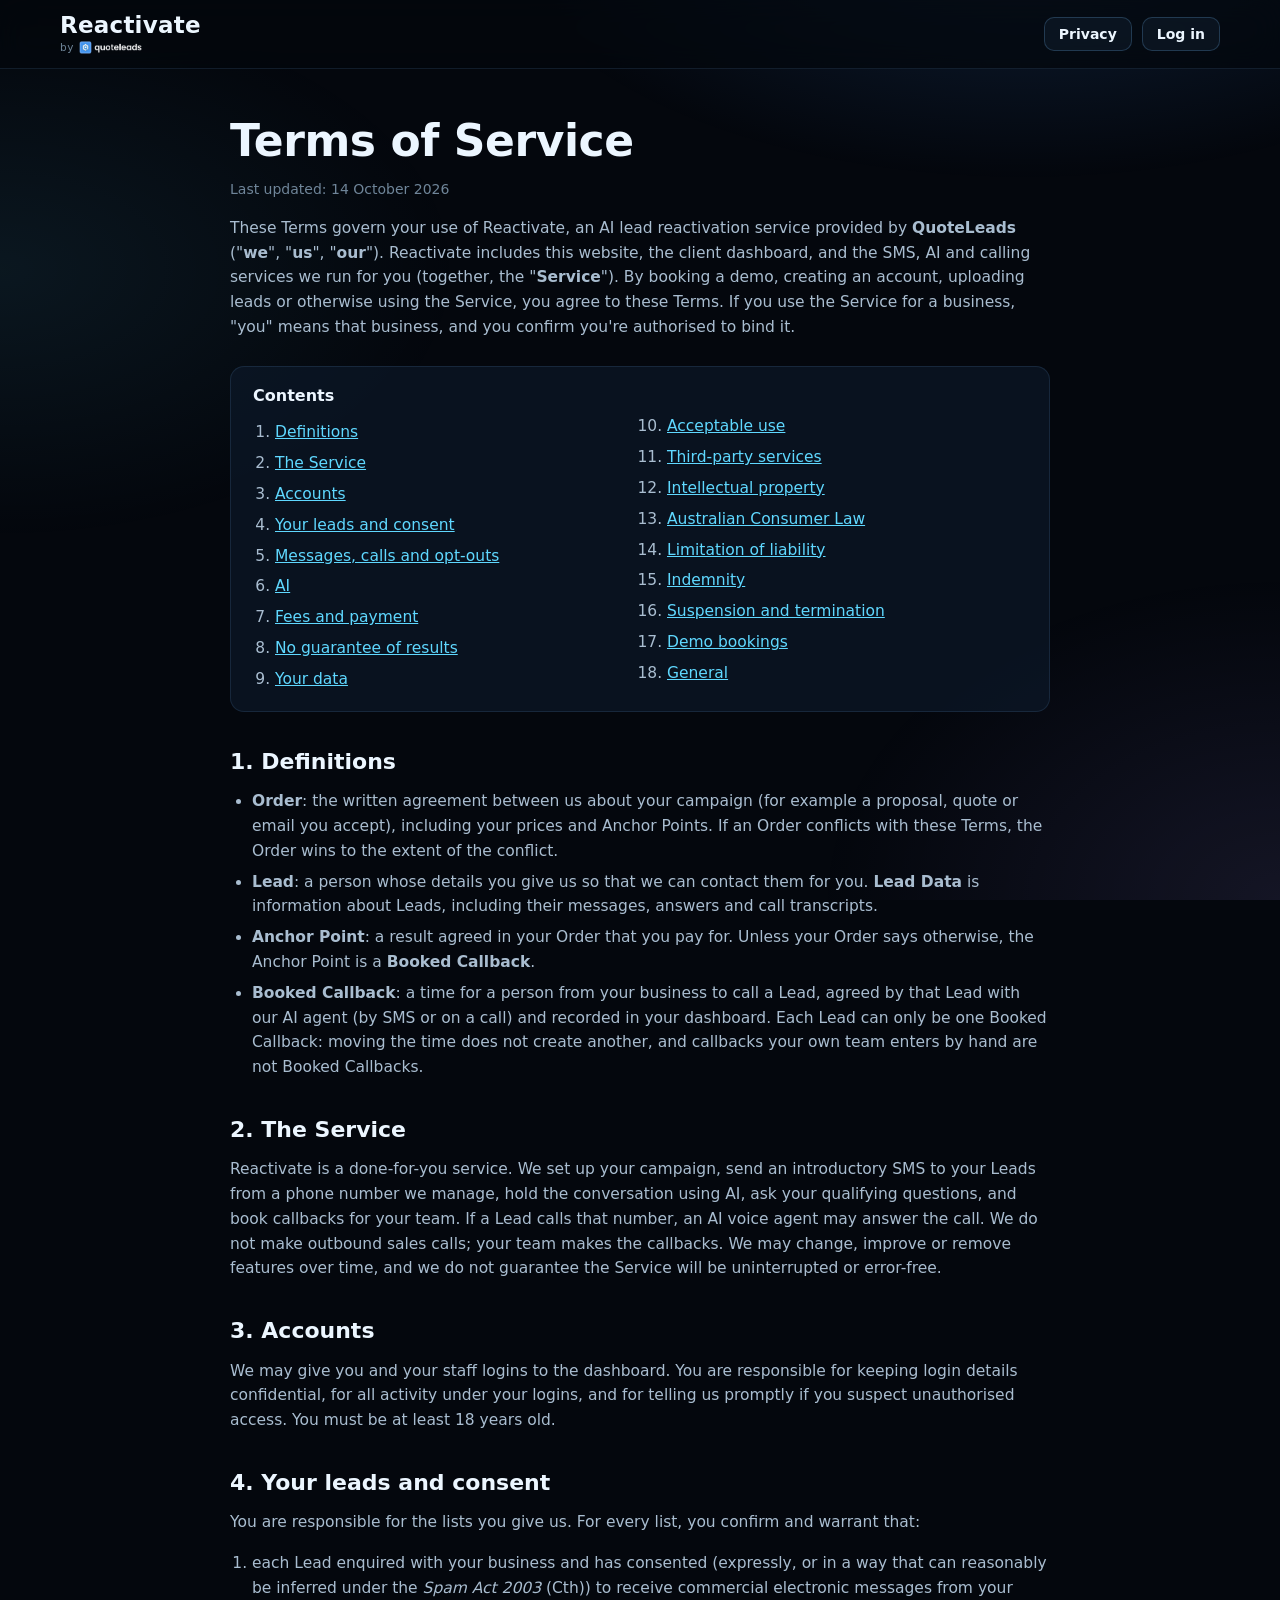
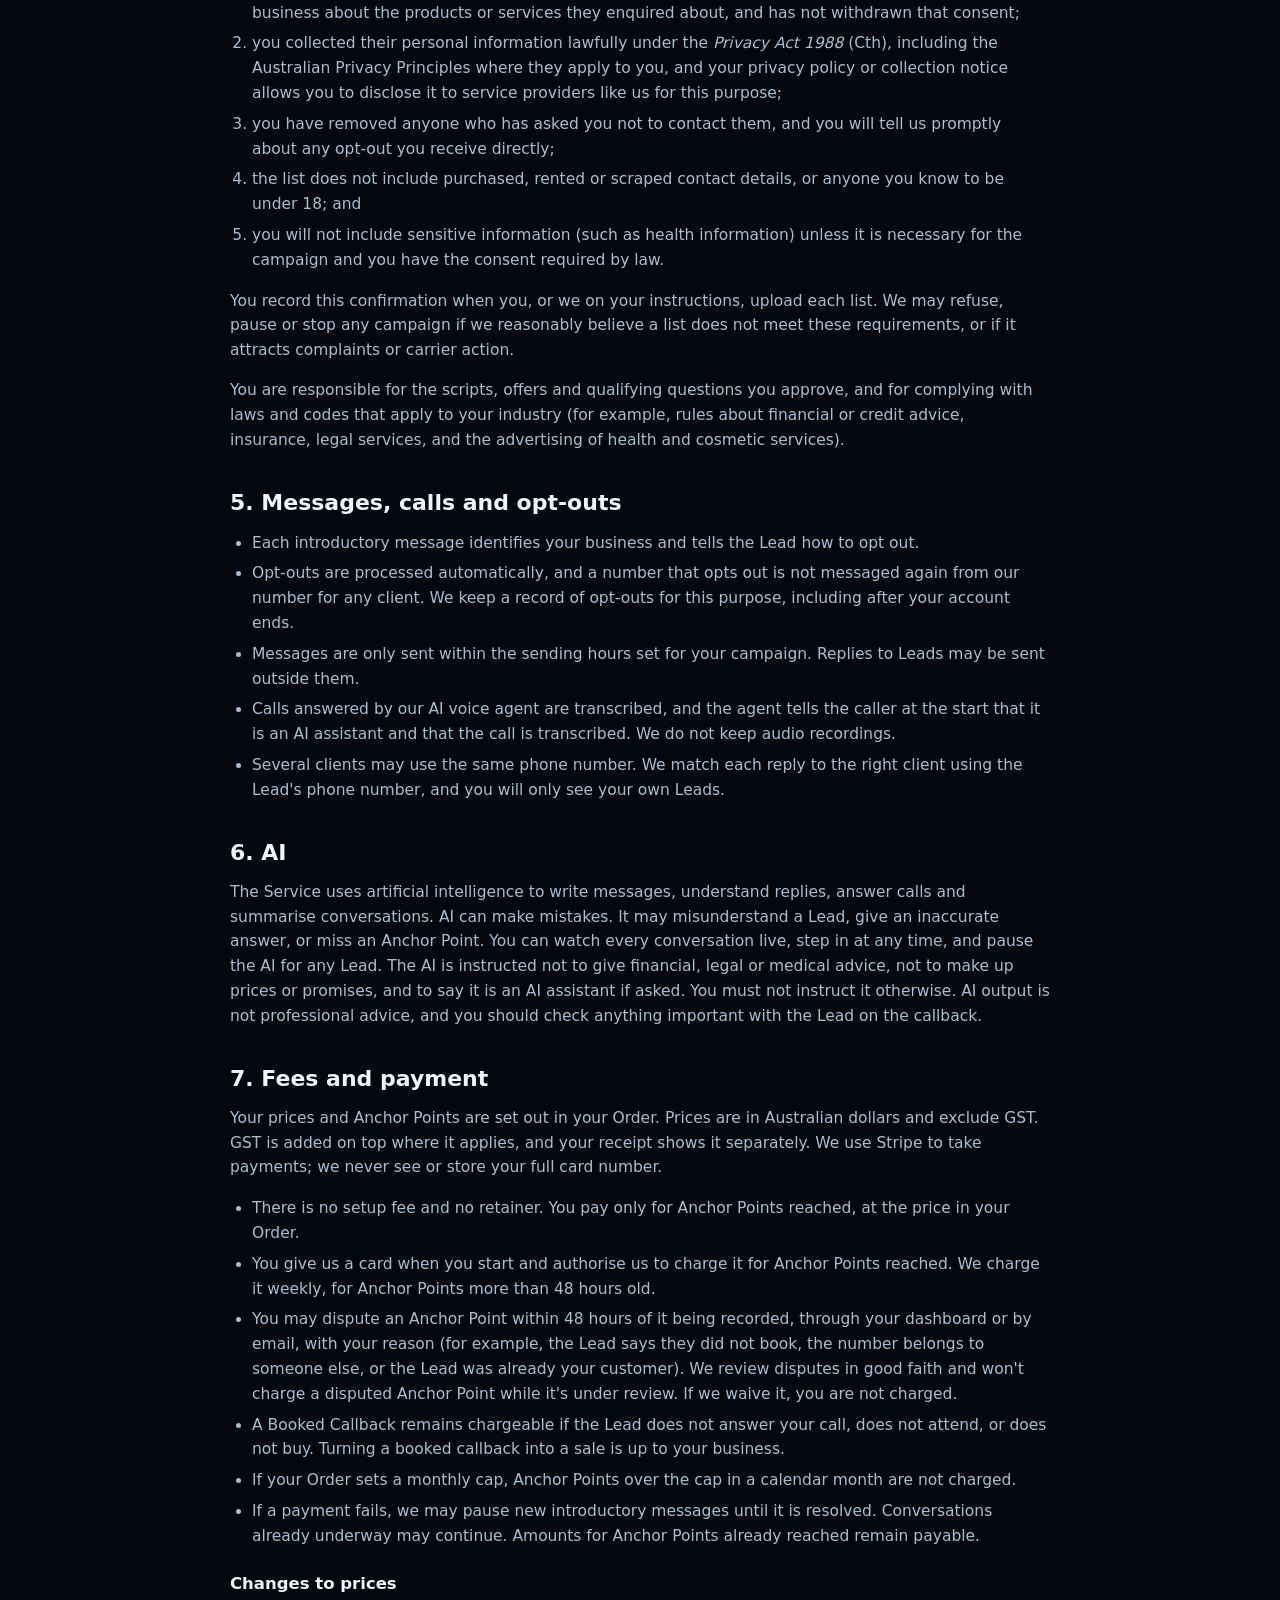
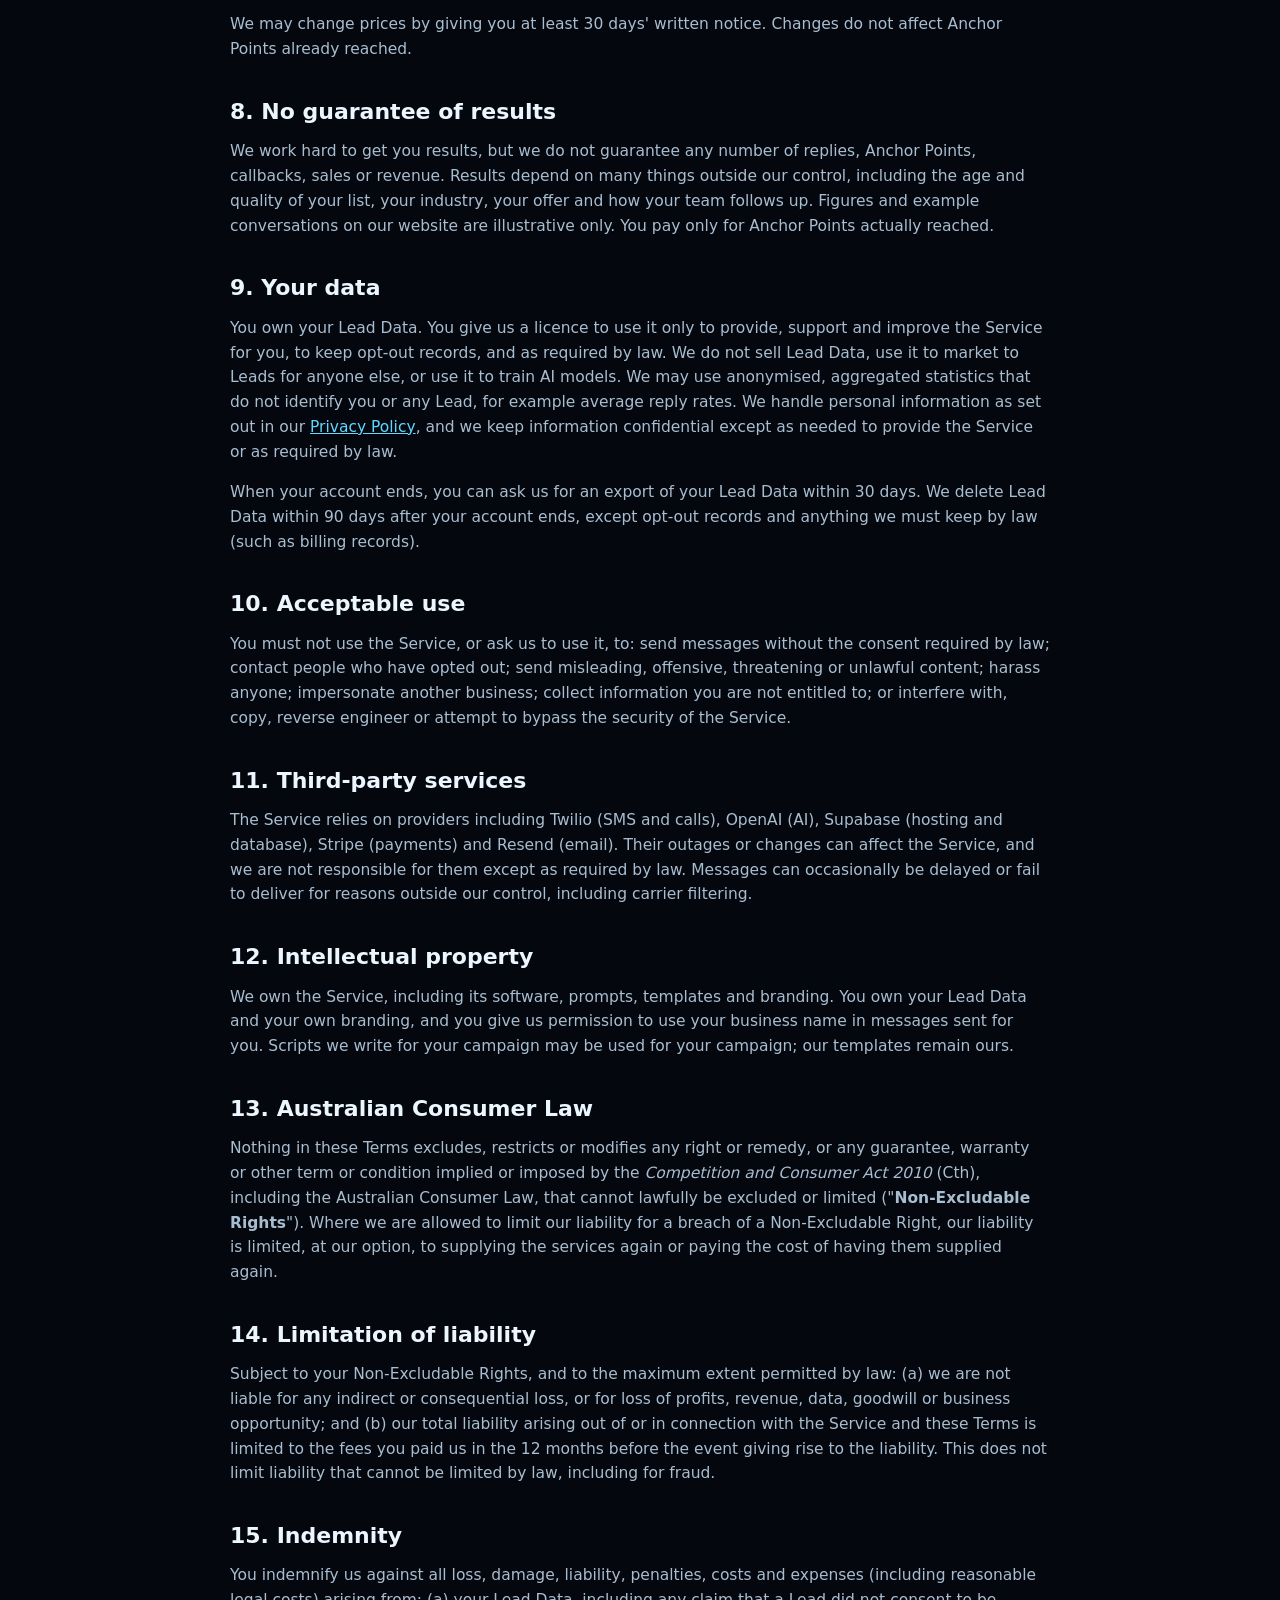
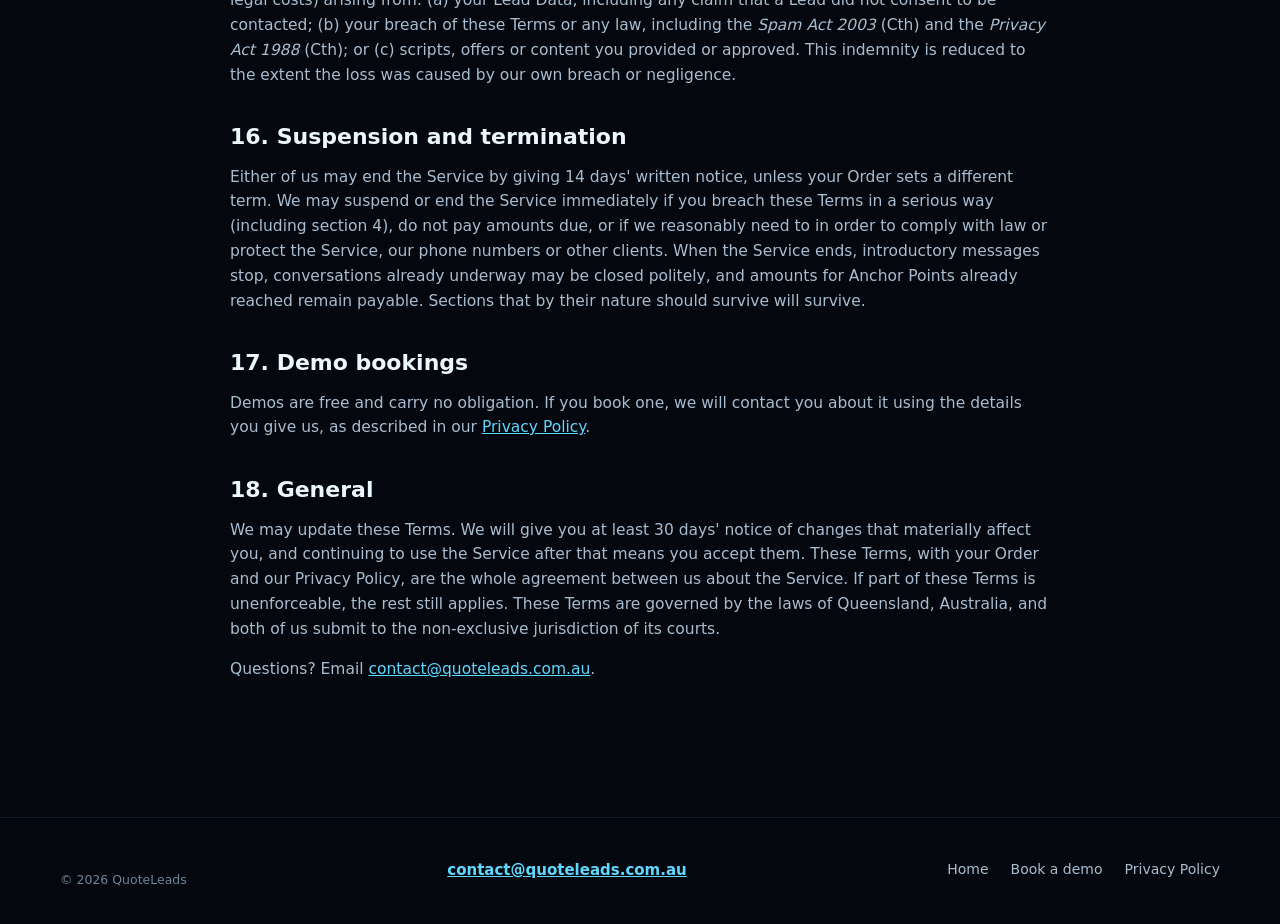
<file: terms.html>
<!doctype html>
<html lang="en-AU">
<head>
<meta charset="utf-8">
<meta name="viewport" content="width=device-width, initial-scale=1, viewport-fit=cover">
<meta http-equiv="Content-Security-Policy" content="default-src 'self'; script-src 'self'; style-src 'self' 'unsafe-inline' https://fonts.googleapis.com; font-src https://fonts.gstatic.com; img-src 'self' data:; connect-src 'none'; object-src 'none'; base-uri 'self'; form-action 'none'">
<title>Terms of Service · Reactivate by QuoteLeads</title>
<meta name="theme-color" content="#04070d">
<!-- Kept out of search results; still linked from every page. -->
<meta name="robots" content="noindex, follow">
<link rel="icon" href="favicon.ico" sizes="any">
<link href="https://fonts.googleapis.com/css2?family=Exo+2:wght@700;800&family=Inter:wght@400;500;600;700&family=JetBrains+Mono:wght@500&display=swap" rel="stylesheet">
<link rel="stylesheet" href="assets/home.css">
</head>
<body>
<header class="nav">
  <div class="wrap">
    <a class="lockup" href="./"><span class="lockup-word">Reactivate</span><span class="lockup-by">by <img src="assets/quoteleads-logo-white.png" alt="QuoteLeads" width="78" height="16"></span></a>
    <div class="nav-cta"><a class="btn small" href="privacy.html">Privacy</a><a class="btn small" href="app.html">Log in</a></div>
  </div>
</header>

<main class="legal">
  <h1>Terms of Service</h1>
  <p class="meta">Last updated: 14 October 2026</p>

  <p>These Terms govern your use of Reactivate, an AI lead reactivation service provided by <b>QuoteLeads</b> ("<b>we</b>", "<b>us</b>", "<b>our</b>"). Reactivate includes this website, the client dashboard, and the SMS, AI and calling services we run for you (together, the "<b>Service</b>"). By booking a demo, creating an account, uploading leads or otherwise using the Service, you agree to these Terms. If you use the Service for a business, "you" means that business, and you confirm you're authorised to bind it.</p>

  <nav class="toc" aria-label="Contents"><b>Contents</b><ol>
    <li><a href="#definitions">Definitions</a></li><li><a href="#service">The Service</a></li><li><a href="#accounts">Accounts</a></li>
    <li><a href="#leads">Your leads and consent</a></li><li><a href="#messaging">Messages, calls and opt-outs</a></li><li><a href="#ai">AI</a></li>
    <li><a href="#fees">Fees and payment</a></li><li><a href="#results">No guarantee of results</a></li><li><a href="#data">Your data</a></li>
    <li><a href="#use">Acceptable use</a></li><li><a href="#third">Third-party services</a></li><li><a href="#ip">Intellectual property</a></li>
    <li><a href="#acl">Australian Consumer Law</a></li><li><a href="#liability">Limitation of liability</a></li><li><a href="#indemnity">Indemnity</a></li>
    <li><a href="#termination">Suspension and termination</a></li><li><a href="#demos">Demo bookings</a></li><li><a href="#general">General</a></li>
  </ol></nav>

  <h2 id="definitions">1. Definitions</h2>
  <ul>
    <li><b>Order</b>: the written agreement between us about your campaign (for example a proposal, quote or email you accept), including your prices and Anchor Points. If an Order conflicts with these Terms, the Order wins to the extent of the conflict.</li>
    <li><b>Lead</b>: a person whose details you give us so that we can contact them for you. <b>Lead Data</b> is information about Leads, including their messages, answers and call transcripts.</li>
    <li><b>Anchor Point</b>: a result agreed in your Order that you pay for. Unless your Order says otherwise, the Anchor Point is a <b>Booked Callback</b>.</li>
    <li><b>Booked Callback</b>: a time for a person from your business to call a Lead, agreed by that Lead with our AI agent (by SMS or on a call) and recorded in your dashboard. Each Lead can only be one Booked Callback: moving the time does not create another, and callbacks your own team enters by hand are not Booked Callbacks.</li>
  </ul>

  <h2 id="service">2. The Service</h2>
  <p>Reactivate is a done-for-you service. We set up your campaign, send an introductory SMS to your Leads from a phone number we manage, hold the conversation using AI, ask your qualifying questions, and book callbacks for your team. If a Lead calls that number, an AI voice agent may answer the call. We do not make outbound sales calls; your team makes the callbacks. We may change, improve or remove features over time, and we do not guarantee the Service will be uninterrupted or error-free.</p>

  <h2 id="accounts">3. Accounts</h2>
  <p>We may give you and your staff logins to the dashboard. You are responsible for keeping login details confidential, for all activity under your logins, and for telling us promptly if you suspect unauthorised access. You must be at least 18 years old.</p>

  <h2 id="leads">4. Your leads and consent</h2>
  <p>You are responsible for the lists you give us. For every list, you confirm and warrant that:</p>
  <ol>
    <li>each Lead enquired with your business and has consented (expressly, or in a way that can reasonably be inferred under the <i>Spam Act 2003</i> (Cth)) to receive commercial electronic messages from your business about the products or services they enquired about, and has not withdrawn that consent;</li>
    <li>you collected their personal information lawfully under the <i>Privacy Act 1988</i> (Cth), including the Australian Privacy Principles where they apply to you, and your privacy policy or collection notice allows you to disclose it to service providers like us for this purpose;</li>
    <li>you have removed anyone who has asked you not to contact them, and you will tell us promptly about any opt-out you receive directly;</li>
    <li>the list does not include purchased, rented or scraped contact details, or anyone you know to be under 18; and</li>
    <li>you will not include sensitive information (such as health information) unless it is necessary for the campaign and you have the consent required by law.</li>
  </ol>
  <p>You record this confirmation when you, or we on your instructions, upload each list. We may refuse, pause or stop any campaign if we reasonably believe a list does not meet these requirements, or if it attracts complaints or carrier action.</p>
  <p>You are responsible for the scripts, offers and qualifying questions you approve, and for complying with laws and codes that apply to your industry (for example, rules about financial or credit advice, insurance, legal services, and the advertising of health and cosmetic services).</p>

  <h2 id="messaging">5. Messages, calls and opt-outs</h2>
  <ul>
    <li>Each introductory message identifies your business and tells the Lead how to opt out.</li>
    <li>Opt-outs are processed automatically, and a number that opts out is not messaged again from our number for any client. We keep a record of opt-outs for this purpose, including after your account ends.</li>
    <li>Messages are only sent within the sending hours set for your campaign. Replies to Leads may be sent outside them.</li>
    <li>Calls answered by our AI voice agent are transcribed, and the agent tells the caller at the start that it is an AI assistant and that the call is transcribed. We do not keep audio recordings.</li>
    <li>Several clients may use the same phone number. We match each reply to the right client using the Lead's phone number, and you will only see your own Leads.</li>
  </ul>

  <h2 id="ai">6. AI</h2>
  <p>The Service uses artificial intelligence to write messages, understand replies, answer calls and summarise conversations. AI can make mistakes. It may misunderstand a Lead, give an inaccurate answer, or miss an Anchor Point. You can watch every conversation live, step in at any time, and pause the AI for any Lead. The AI is instructed not to give financial, legal or medical advice, not to make up prices or promises, and to say it is an AI assistant if asked. You must not instruct it otherwise. AI output is not professional advice, and you should check anything important with the Lead on the callback.</p>

  <h2 id="fees">7. Fees and payment</h2>
  <p>Your prices and Anchor Points are set out in your Order. Prices are in Australian dollars and exclude GST. GST is added on top where it applies, and your receipt shows it separately. We use Stripe to take payments; we never see or store your full card number.</p>
  <ul>
    <li>There is no setup fee and no retainer. You pay only for Anchor Points reached, at the price in your Order.</li>
    <li>You give us a card when you start and authorise us to charge it for Anchor Points reached. We charge it weekly, for Anchor Points more than 48 hours old.</li>
    <li>You may dispute an Anchor Point within 48 hours of it being recorded, through your dashboard or by email, with your reason (for example, the Lead says they did not book, the number belongs to someone else, or the Lead was already your customer). We review disputes in good faith and won't charge a disputed Anchor Point while it's under review. If we waive it, you are not charged.</li>
    <li>A Booked Callback remains chargeable if the Lead does not answer your call, does not attend, or does not buy. Turning a booked callback into a sale is up to your business.</li>
    <li>If your Order sets a monthly cap, Anchor Points over the cap in a calendar month are not charged.</li>
    <li>If a payment fails, we may pause new introductory messages until it is resolved. Conversations already underway may continue. Amounts for Anchor Points already reached remain payable.</li>
  </ul>
  <h3>Changes to prices</h3>
  <p>We may change prices by giving you at least 30 days' written notice. Changes do not affect Anchor Points already reached.</p>

  <h2 id="results">8. No guarantee of results</h2>
  <p>We work hard to get you results, but we do not guarantee any number of replies, Anchor Points, callbacks, sales or revenue. Results depend on many things outside our control, including the age and quality of your list, your industry, your offer and how your team follows up. Figures and example conversations on our website are illustrative only. You pay only for Anchor Points actually reached.</p>

  <h2 id="data">9. Your data</h2>
  <p>You own your Lead Data. You give us a licence to use it only to provide, support and improve the Service for you, to keep opt-out records, and as required by law. We do not sell Lead Data, use it to market to Leads for anyone else, or use it to train AI models. We may use anonymised, aggregated statistics that do not identify you or any Lead, for example average reply rates. We handle personal information as set out in our <a href="privacy.html">Privacy Policy</a>, and we keep information confidential except as needed to provide the Service or as required by law.</p>
  <p>When your account ends, you can ask us for an export of your Lead Data within 30 days. We delete Lead Data within 90 days after your account ends, except opt-out records and anything we must keep by law (such as billing records).</p>

  <h2 id="use">10. Acceptable use</h2>
  <p>You must not use the Service, or ask us to use it, to: send messages without the consent required by law; contact people who have opted out; send misleading, offensive, threatening or unlawful content; harass anyone; impersonate another business; collect information you are not entitled to; or interfere with, copy, reverse engineer or attempt to bypass the security of the Service.</p>

  <h2 id="third">11. Third-party services</h2>
  <p>The Service relies on providers including Twilio (SMS and calls), OpenAI (AI), Supabase (hosting and database), Stripe (payments) and Resend (email). Their outages or changes can affect the Service, and we are not responsible for them except as required by law. Messages can occasionally be delayed or fail to deliver for reasons outside our control, including carrier filtering.</p>

  <h2 id="ip">12. Intellectual property</h2>
  <p>We own the Service, including its software, prompts, templates and branding. You own your Lead Data and your own branding, and you give us permission to use your business name in messages sent for you. Scripts we write for your campaign may be used for your campaign; our templates remain ours.</p>

  <h2 id="acl">13. Australian Consumer Law</h2>
  <p>Nothing in these Terms excludes, restricts or modifies any right or remedy, or any guarantee, warranty or other term or condition implied or imposed by the <i>Competition and Consumer Act 2010</i> (Cth), including the Australian Consumer Law, that cannot lawfully be excluded or limited ("<b>Non-Excludable Rights</b>"). Where we are allowed to limit our liability for a breach of a Non-Excludable Right, our liability is limited, at our option, to supplying the services again or paying the cost of having them supplied again.</p>

  <h2 id="liability">14. Limitation of liability</h2>
  <p>Subject to your Non-Excludable Rights, and to the maximum extent permitted by law: (a) we are not liable for any indirect or consequential loss, or for loss of profits, revenue, data, goodwill or business opportunity; and (b) our total liability arising out of or in connection with the Service and these Terms is limited to the fees you paid us in the 12 months before the event giving rise to the liability. This does not limit liability that cannot be limited by law, including for fraud.</p>

  <h2 id="indemnity">15. Indemnity</h2>
  <p>You indemnify us against all loss, damage, liability, penalties, costs and expenses (including reasonable legal costs) arising from: (a) your Lead Data, including any claim that a Lead did not consent to be contacted; (b) your breach of these Terms or any law, including the <i>Spam Act 2003</i> (Cth) and the <i>Privacy Act 1988</i> (Cth); or (c) scripts, offers or content you provided or approved. This indemnity is reduced to the extent the loss was caused by our own breach or negligence.</p>

  <h2 id="termination">16. Suspension and termination</h2>
  <p>Either of us may end the Service by giving 14 days' written notice, unless your Order sets a different term. We may suspend or end the Service immediately if you breach these Terms in a serious way (including section 4), do not pay amounts due, or if we reasonably need to in order to comply with law or protect the Service, our phone numbers or other clients. When the Service ends, introductory messages stop, conversations already underway may be closed politely, and amounts for Anchor Points already reached remain payable. Sections that by their nature should survive will survive.</p>

  <h2 id="demos">17. Demo bookings</h2>
  <p>Demos are free and carry no obligation. If you book one, we will contact you about it using the details you give us, as described in our <a href="privacy.html">Privacy Policy</a>.</p>

  <h2 id="general">18. General</h2>
  <p>We may update these Terms. We will give you at least 30 days' notice of changes that materially affect you, and continuing to use the Service after that means you accept them. These Terms, with your Order and our Privacy Policy, are the whole agreement between us about the Service. If part of these Terms is unenforceable, the rest still applies. These Terms are governed by the laws of Queensland, Australia, and both of us submit to the non-exclusive jurisdiction of its courts.</p>
  <p>Questions? Email <a href="mailto:contact@quoteleads.com.au">contact@quoteleads.com.au</a>.</p>
</main>

<footer>
  <div class="wrap foot">
    <div><small>© 2026 QuoteLeads</small></div>
    <div class="contact"><a href="mailto:contact@quoteleads.com.au">contact@quoteleads.com.au</a></div>
    <nav class="foot-links"><a href="./">Home</a><a href="demo.html">Book a demo</a><a href="privacy.html">Privacy Policy</a></nav>
  </div>
</footer>
</body>
</html>
</file>
<file: assets/home.css>
/* Reactivate website: homepage, terms and privacy. Dark only. */
:root {
  color-scheme: dark;
  --bg: #04070d;
  --bg2: #0a1120;
  --card: rgba(14, 26, 44, .62);
  --card2: rgba(18, 34, 58, .9);
  --line: rgba(120, 190, 255, .12);
  --line2: rgba(120, 190, 255, .22);
  --ink: #ecf6ff;
  --ink2: #a9bdd0;
  --ink3: #6f8599;
  --hud: #5fd8ff;
  --blue: #4797ff;
  --violet: #a993ff;
  --good: #3ddc97;
  --warm: #ffb547;
  --sans: 'Inter', system-ui, -apple-system, 'Segoe UI', sans-serif;
  --display: 'Exo 2', var(--sans);
  --mono: 'JetBrains Mono', ui-monospace, monospace;
  --r: 16px;
  --max: 1160px;
}
* { box-sizing: border-box; }
html { scroll-behavior: smooth; scroll-padding-top: 80px; }
body {
  margin: 0; font: 16px/1.6 var(--sans); color: var(--ink); background: var(--bg);
  -webkit-font-smoothing: antialiased; overflow-x: hidden;
}
body::before {
  content: ''; position: fixed; inset: 0; z-index: -1; pointer-events: none;
  background:
    radial-gradient(ellipse 70% 50% at 80% -10%, rgba(71, 151, 255, .18), transparent 60%),
    radial-gradient(ellipse 60% 50% at 0% 30%, rgba(95, 216, 255, .08), transparent 60%),
    radial-gradient(ellipse 60% 60% at 100% 100%, rgba(169, 147, 255, .10), transparent 60%);
}
a { color: var(--hud); }
img { max-width: 100%; }
.wrap { width: min(var(--max), 100% - 40px); margin: 0 auto; }
.muted { color: var(--ink2); }
.sr-only { position: absolute; width: 1px; height: 1px; overflow: hidden; clip: rect(0 0 0 0); white-space: nowrap; }

/* ---------- Lockup: "Reactivate by quoteleads" ---------- */
.lockup { display: inline-flex; flex-direction: column; align-items: flex-start; gap: 4px; text-decoration: none; color: var(--ink); }
.lockup-word { font-family: var(--display); font-weight: 800; font-size: 23px; letter-spacing: .01em; line-height: 1; }
/* "by [quoteleads logo]", small, under the product name. */
.lockup-by { display: inline-flex; align-items: center; gap: 5px; font-size: 10.5px; color: var(--ink3); letter-spacing: .05em; white-space: nowrap; line-height: 1; }
.lockup-by img { height: 13px; width: auto; display: block; }

/* ---------- Line icons ---------- */
.i { width: 1em; height: 1em; flex: none; fill: none; stroke: currentColor; stroke-width: 1.8; stroke-linecap: round; stroke-linejoin: round; vertical-align: -.125em; }
.btn .i { width: 16px; height: 16px; }
.icon .i { width: 20px; height: 20px; color: var(--hud); }
.chip { display: inline-flex; align-items: center; gap: 8px; }
.chip .i { width: 17px; height: 17px; color: var(--hud); }
.float.tag { display: inline-flex; align-items: center; gap: 6px; }
.float.tag .i { width: 14px; height: 14px; }
.evt { display: inline-flex; align-items: center; gap: 6px; }
.evt .i { width: 14px; height: 14px; }
.qual .tick .i { width: 12px; height: 12px; stroke-width: 3; }
.deal-ic { -webkit-text-fill-color: initial; line-height: 1; }
.deal-ic .i { width: 42px; height: 42px; color: var(--hud); stroke-width: 1.6; }
.done-badge .i { width: 32px; height: 32px; stroke-width: 3; color: #04220f; }
.grad {
  background: linear-gradient(92deg, #ffffff 0%, #bdeeff 45%, var(--hud) 75%, var(--blue));
  -webkit-background-clip: text; background-clip: text; color: transparent;
}

/* ---------- Buttons ---------- */
.btn {
  display: inline-flex; align-items: center; justify-content: center; gap: 8px; padding: 12px 20px; border-radius: 12px;
  font: 600 15px/1 var(--sans); text-decoration: none; cursor: pointer; border: 1px solid var(--line2);
  color: var(--ink); background: rgba(120, 190, 255, .06); transition: transform .15s, background .15s, border-color .15s; white-space: nowrap;
}
.btn:hover { background: rgba(120, 190, 255, .12); transform: translateY(-1px); }
.btn.primary { background: linear-gradient(135deg, #2bb3e8, #3d7bf0); border-color: transparent; color: #fff; box-shadow: 0 10px 30px rgba(61, 123, 240, .35); }
.btn.primary:hover { filter: brightness(1.08); }
.btn.small { padding: 9px 14px; font-size: 14px; border-radius: 10px; }

/* ---------- Nav ---------- */
.nav { position: sticky; top: 0; z-index: 20; backdrop-filter: blur(14px); background: rgba(4, 7, 13, .72); border-bottom: 1px solid var(--line); }
.nav .wrap { display: flex; align-items: center; gap: 24px; height: 68px; }
.nav-links { display: flex; gap: 22px; margin-left: 12px; }
.nav-links a { color: var(--ink2); text-decoration: none; font-size: 14.5px; font-weight: 500; }
.nav-links a:hover { color: var(--ink); }
.nav-cta { margin-left: auto; display: flex; gap: 10px; }

/* ---------- Hero ---------- */
.hero { padding: 70px 0 40px; }
.hero .wrap { display: grid; grid-template-columns: 1.05fr .95fr; gap: 40px; align-items: center; }
.eyebrow { display: inline-flex; align-items: center; gap: 8px; font: 500 12px/1 var(--mono); letter-spacing: .16em; text-transform: uppercase; color: var(--hud); padding: 7px 12px; border: 1px solid var(--line2); border-radius: 999px; background: rgba(95, 216, 255, .05); }
.eyebrow i { width: 7px; height: 7px; border-radius: 50%; background: var(--good); box-shadow: 0 0 10px var(--good); }
h1 { font-family: var(--display); font-weight: 800; font-size: clamp(40px, 6vw, 68px); line-height: 1.02; letter-spacing: -.01em; margin: 20px 0 18px; }
.lede { font-size: clamp(17px, 2vw, 19.5px); color: var(--ink2); max-width: 560px; margin: 0 0 28px; }
.hero-cta { display: flex; gap: 12px; flex-wrap: wrap; }
.trust { display: flex; flex-wrap: wrap; gap: 8px 18px; margin-top: 26px; color: var(--ink3); font-size: 13.5px; }
.trust span::before { content: '✓'; color: var(--good); margin-right: 6px; font-weight: 700; }

.hero-visual { position: relative; aspect-ratio: 1 / .92; min-height: 340px; }
.hero-visual canvas { position: absolute; inset: 0; width: 100%; height: 100%; }
.hero-visual::before { content: ''; position: absolute; inset: 14%; border-radius: 50%; background: radial-gradient(circle, var(--glow, rgba(95, 216, 255, .22)), transparent 65%); }
.float { position: absolute; max-width: 250px; padding: 10px 14px; border-radius: 16px; font-size: 13.5px; line-height: 1.4; box-shadow: 0 16px 40px rgba(0, 0, 0, .45); animation: bob 6s ease-in-out infinite; }
.float.lead { background: #13263c; border: 1px solid var(--line2); border-bottom-left-radius: 4px; }
.float.ai { background: linear-gradient(135deg, #1a5f86, #1d4a8f); color: #fff; border-bottom-right-radius: 4px; }
.float.tag { white-space: nowrap; font: 600 12.5px/1 var(--sans); padding: 9px 13px; border-radius: 999px; color: var(--good); background: rgba(61, 220, 151, .1); border: 1px solid rgba(61, 220, 151, .45); }
.f1 { top: 6%; left: 0; animation-delay: -1s; }
.f2 { top: 38%; right: -2%; animation-delay: -3s; }
.f3 { bottom: 14%; left: 4%; animation-delay: -4.5s; }
.f4 { bottom: 2%; right: 8%; animation-delay: -2s; }
@keyframes bob { 0%, 100% { transform: translateY(0); } 50% { transform: translateY(-8px); } }

/* ---------- Sections ---------- */
section { padding: 70px 0; }
.kicker { font: 500 12px/1 var(--mono); letter-spacing: .2em; text-transform: uppercase; color: var(--hud); }
h2 { font-family: var(--display); font-weight: 800; font-size: clamp(30px, 4vw, 44px); line-height: 1.08; margin: 12px 0 14px; }
.section-lede { color: var(--ink2); max-width: 640px; font-size: 17px; margin: 0 0 36px; }
.center { text-align: center; }
.center .section-lede { margin-left: auto; margin-right: auto; }
.grid3 { display: grid; grid-template-columns: repeat(3, 1fr); gap: 16px; }
.grid4 { display: grid; grid-template-columns: repeat(4, 1fr); gap: 16px; }
.card { background: var(--card); border: 1px solid var(--line); border-radius: var(--r); padding: 22px; backdrop-filter: blur(6px); }
.card h3 { margin: 10px 0 6px; font-size: 17px; }
.card p { margin: 0; color: var(--ink2); font-size: 14.5px; }
.icon { width: 40px; height: 40px; border-radius: 11px; display: grid; place-items: center; font-size: 19px; background: rgba(95, 216, 255, .08); border: 1px solid var(--line2); }
.step-n { font: 600 12px/1 var(--mono); color: var(--hud); letter-spacing: .12em; }

/* ---------- Demo ---------- */
.demo-shell { border: 1px solid var(--line2); border-radius: 22px; overflow: hidden; background: rgba(5, 10, 20, .8); box-shadow: 0 40px 100px rgba(0, 0, 0, .5); }
.demo-bar { display: flex; align-items: center; gap: 10px; padding: 12px 16px; border-bottom: 1px solid var(--line); flex-wrap: wrap; }
.dots { display: flex; gap: 6px; }
.dots i { width: 10px; height: 10px; border-radius: 50%; background: #253447; }
.tabs { display: flex; gap: 6px; flex-wrap: wrap; margin-left: 8px; }
.tab { font: 500 13px/1 var(--sans); padding: 8px 12px; border-radius: 999px; border: 1px solid var(--line2); background: none; color: var(--ink2); cursor: pointer; }
.tab.on { background: var(--hud); border-color: var(--hud); color: #04121c; font-weight: 600; }
.demo-replay { margin-left: auto; }
.demo-grid { display: grid; grid-template-columns: 230px minmax(0, 1fr) 260px; min-height: 520px; }
.demo-agent { border-right: 1px solid var(--line); padding: 16px; text-align: center; background: rgba(4, 10, 20, .6); }
.demo-orb { position: relative; height: 170px; margin: -6px -16px 0; }
.demo-orb::before { content: ''; position: absolute; inset: 12% 22%; border-radius: 50%; background: radial-gradient(circle, var(--glow, rgba(95, 216, 255, .2)), transparent 65%); }
.demo-orb canvas { position: absolute; inset: 0; width: 100%; height: 100%; }
.agent-name { font-family: var(--display); font-weight: 700; font-size: 20px; }
.agent-role { font: 500 9.5px/1 var(--mono); letter-spacing: .3em; text-transform: uppercase; color: var(--hud); margin-top: 6px; }
.agent-state { display: inline-flex; align-items: center; gap: 8px; margin-top: 12px; padding: 5px 12px; border-radius: 999px; border: 1px solid var(--line2); font: 500 10px/1 var(--mono); letter-spacing: .12em; text-transform: uppercase; color: var(--ink2); }
.agent-state i { width: 7px; height: 7px; border-radius: 50%; background: var(--hud); box-shadow: 0 0 10px var(--hud); }
.agent-state.busy { color: var(--violet); border-color: rgba(169, 147, 255, .45); }
.agent-state.busy i { background: var(--violet); box-shadow: 0 0 10px var(--violet); animation: blink .6s infinite; }
@keyframes blink { 50% { opacity: .3; } }
.demo-lead { margin-top: 18px; text-align: left; font-size: 13px; color: var(--ink2); border-top: 1px solid var(--line); padding-top: 14px; }
.demo-lead b { color: var(--ink); display: block; font-size: 14px; }
.demo-chat { display: flex; flex-direction: column; min-width: 0; }
.demo-head { padding: 12px 16px; border-bottom: 1px solid var(--line); font-size: 13.5px; color: var(--ink2); display: flex; align-items: center; gap: 8px; }
.demo-head b { color: var(--ink); }
.thread { flex: 1; padding: 18px 16px; display: flex; flex-direction: column; gap: 8px; overflow-y: auto; max-height: 470px; scroll-behavior: smooth; }
.msg { max-width: 82%; padding: 10px 14px; border-radius: 16px; font-size: 14.5px; line-height: 1.45; animation: pop .25s ease-out; }
.msg.in { align-self: flex-start; background: #13263c; border: 1px solid var(--line); border-bottom-left-radius: 4px; }
.msg.out { align-self: flex-end; background: linear-gradient(135deg, #1a5f86, #1d4a8f); color: #fff; border-bottom-right-radius: 4px; }
.who { font: 500 9.5px/1 var(--mono); letter-spacing: .14em; text-transform: uppercase; color: var(--ink3); margin: -2px 4px 2px; }
.who.out { align-self: flex-end; }
.evt { align-self: center; font-size: 12px; font-weight: 600; color: var(--good); padding: 5px 12px; border-radius: 999px; border: 1px solid rgba(61, 220, 151, .45); background: rgba(61, 220, 151, .08); animation: pop .25s ease-out; }
.typing { align-self: flex-end; display: flex; gap: 4px; padding: 12px 14px; border-radius: 16px; background: rgba(42, 120, 180, .25); border: 1px solid rgba(95, 216, 255, .2); }
.typing.lead { align-self: flex-start; background: rgba(19, 38, 60, .8); }
.typing i { width: 6px; height: 6px; border-radius: 50%; background: var(--hud); animation: dot 1.2s infinite; }
.typing i:nth-child(2) { animation-delay: .15s; }
.typing i:nth-child(3) { animation-delay: .3s; }
@keyframes dot { 0%, 60%, 100% { opacity: .25; transform: translateY(0); } 30% { opacity: 1; transform: translateY(-3px); } }
@keyframes pop { from { opacity: 0; transform: translateY(6px); } }
.demo-ins { border-left: 1px solid var(--line); padding: 16px; background: rgba(4, 10, 20, .6); display: grid; align-content: start; gap: 14px; }
.ins-h { font: 500 10px/1 var(--mono); letter-spacing: .2em; text-transform: uppercase; color: var(--ink3); margin-bottom: 8px; }
.anchors { display: grid; gap: 8px; }
.anchor { border: 1px solid var(--line); border-radius: 12px; padding: 10px 12px; transition: all .3s; }
.anchor small { font: 500 10px/1 var(--mono); color: var(--ink3); }
.anchor b { display: block; font-size: 13.5px; margin-top: 4px; color: var(--ink2); }
.anchor.done { border-color: rgba(61, 220, 151, .55); background: rgba(61, 220, 151, .08); }
.anchor.done b { color: var(--good); }
.qual { list-style: none; margin: 0; padding: 0; display: grid; gap: 8px; font-size: 13px; }
.qual li { display: grid; grid-template-columns: 18px 1fr; gap: 8px; color: var(--ink2); }
.qual .tick { width: 18px; height: 18px; border-radius: 50%; border: 1px solid var(--line2); display: grid; place-items: center; font-size: 11px; }
.qual li.done .tick { background: var(--good); border-color: var(--good); color: #04220f; font-weight: 700; }
.qual .a { display: block; color: var(--ink); font-weight: 500; }
.demo-note { font-size: 12.5px; color: var(--ink3); text-align: center; margin-top: 14px; }

/* ---------- Niches, pricing, FAQ ---------- */
.chips { display: flex; flex-wrap: wrap; gap: 10px; justify-content: center; }
.chip { padding: 10px 16px; border-radius: 999px; border: 1px solid var(--line2); background: var(--card); font-size: 14.5px; font-weight: 500; }
.price { display: flex; flex-direction: column; gap: 10px; }
.price h3 { font-family: var(--display); font-size: 24px; margin: 6px 0 0; }
.price ul { margin: 6px 0 0; padding: 0; list-style: none; display: grid; gap: 8px; color: var(--ink2); font-size: 14.5px; }
.price li::before { content: '✓'; color: var(--good); font-weight: 700; margin-right: 8px; }
.price.feature { border-color: rgba(95, 216, 255, .45); box-shadow: 0 20px 60px rgba(71, 151, 255, .15); }
.faq { max-width: 820px; margin: 0 auto; display: grid; gap: 10px; }
.faq details { background: var(--card); border: 1px solid var(--line); border-radius: 14px; padding: 4px 18px; }
.faq summary { cursor: pointer; font-weight: 600; padding: 14px 0; list-style: none; display: flex; justify-content: space-between; gap: 12px; }
.faq summary::-webkit-details-marker { display: none; }
.faq summary::after { content: '+'; color: var(--hud); font-size: 20px; line-height: 1; }
.faq details[open] summary::after { content: '–'; }
.faq details p { margin: 0 0 16px; color: var(--ink2); font-size: 15px; }
.cta-band { text-align: center; border: 1px solid var(--line2); border-radius: 24px; padding: 56px 24px; background: radial-gradient(ellipse at 50% 0%, rgba(71, 151, 255, .22), transparent 70%), var(--card); }
.cta-band .hero-cta { justify-content: center; }

/* ---------- Footer ---------- */
footer { border-top: 1px solid var(--line); padding: 40px 0 34px; margin-top: 40px; }
.foot { display: flex; flex-wrap: wrap; gap: 24px 40px; justify-content: space-between; align-items: flex-start; }
.foot-links { display: flex; flex-wrap: wrap; gap: 10px 22px; font-size: 14px; }
.foot-links a { color: var(--ink2); text-decoration: none; }
.foot-links a:hover { color: var(--ink); }
.foot small { display: block; color: var(--ink3); font-size: 12.5px; margin-top: 12px; line-height: 1.6; }
.contact { font-size: 15px; }
.contact a { font-weight: 600; }

/* ---------- Legal pages ---------- */
.legal { width: min(820px, 100% - 40px); margin: 0 auto; padding: 50px 0 80px; }
.legal h1 { font-size: clamp(32px, 5vw, 44px); margin: 0 0 6px; }
.legal .meta { color: var(--ink3); font-size: 14px; }
.legal h2 { font-size: 22px; margin: 38px 0 8px; scroll-margin-top: 90px; }
.legal h3 { font-size: 16.5px; margin: 22px 0 4px; }
.legal p, .legal li { color: var(--ink2); font-size: 15.5px; }
.legal ul, .legal ol { padding-left: 22px; }
.legal li { margin: 6px 0; }
.legal .toc { background: var(--card); border: 1px solid var(--line); border-radius: 14px; padding: 16px 22px; margin: 26px 0; }
.legal .toc ol { columns: 2; column-gap: 32px; margin: 6px 0 0; font-size: 14px; }
.legal table { width: 100%; border-collapse: collapse; margin: 12px 0; font-size: 14px; }
.legal th, .legal td { text-align: left; padding: 10px 12px; border: 1px solid var(--line2); vertical-align: top; color: var(--ink2); }
.legal th { color: var(--ink); background: var(--card); }
.legal .caps { text-transform: uppercase; font-size: 14px; letter-spacing: .02em; }

/* ---------- Responsive ---------- */
@media (max-width: 1080px) {
  .demo-grid { grid-template-columns: minmax(0, 1fr) 240px; }
  .demo-agent { display: none; }
  .grid4 { grid-template-columns: repeat(2, 1fr); }
}
@media (max-width: 860px) {
  .nav-links { display: none; }
  .nav .wrap { gap: 12px; }
  .lockup-word { font-size: 21px; }
  .lockup-by img { height: 12px; }
  .hero { padding: 40px 0 10px; }
  .hero .wrap { grid-template-columns: 1fr; }
  .hero-visual { max-width: 460px; width: 100%; margin: 0 auto; min-height: 300px; }
  .grid3 { grid-template-columns: 1fr; }
  section { padding: 54px 0; }
  .demo-grid { grid-template-columns: 1fr; min-height: 0; }
  .demo-ins { border-left: 0; border-top: 1px solid var(--line); grid-template-columns: 1fr 1fr; }
  .thread { max-height: 420px; min-height: 380px; }
  .legal .toc ol { columns: 1; }
}
@media (max-width: 560px) {
  .wrap { width: calc(100% - 32px); }
  .nav-cta .btn.ghost-mobile { display: none; }
  .grid4 { grid-template-columns: 1fr; }
  .float { max-width: 200px; font-size: 12.5px; }
  .f2 { right: 0; }
  .f4 { right: 0; bottom: 0; }
  .f3 { bottom: 16%; }
  .demo-ins { grid-template-columns: 1fr; }
  .tabs { margin-left: 0; }
  .demo-replay { margin-left: 0; }
  .hero-cta .btn { flex: 1; }
}
@media (prefers-reduced-motion: reduce) {
  html { scroll-behavior: auto; }
  *, *::before, *::after { animation: none !important; transition: none !important; }
}

/* ---------- Demo booking page ---------- */
.book { padding: 50px 0 30px; }
.book-grid { display: grid; grid-template-columns: .9fr 1.1fr; gap: 40px; align-items: start; }
.book-pitch h1 { font-size: clamp(34px, 4.6vw, 52px); }
.ticks { list-style: none; padding: 0; margin: 0; display: grid; gap: 12px; color: var(--ink2); }
.ticks li { padding-left: 30px; position: relative; }
.ticks li::before { content: '✓'; position: absolute; left: 0; top: 0; width: 20px; height: 20px; border-radius: 50%; background: rgba(61, 220, 151, .14); color: var(--good); font-size: 12px; font-weight: 700; display: grid; place-items: center; }
.ticks b { color: var(--ink); }
.book-card { padding: 24px; scroll-margin-top: 90px; }
.steps { list-style: none; display: flex; gap: 8px; padding: 0; margin: 0 0 20px; counter-reset: s; }
.steps li { flex: 1; font-size: 12.5px; color: var(--ink3); padding-top: 10px; border-top: 3px solid var(--line2); counter-increment: s; }
.steps li::before { content: counter(s) '. '; }
.steps li.on { color: var(--ink); border-color: var(--hud); }
.steps li.done { color: var(--good); border-color: var(--good); }
.form-grid { display: grid; grid-template-columns: 1fr 1fr; gap: 14px; }
.form-grid .full { grid-column: 1 / -1; }
.form-grid label { display: grid; gap: 6px; font-size: 13px; color: var(--ink2); font-weight: 500; }
.form-grid input, .form-grid select, .form-grid textarea {
  font: 15px var(--sans); color: var(--ink); background: rgba(4, 12, 24, .8); border: 1px solid var(--line2); border-radius: 10px; padding: 11px 12px; width: 100%;
}
.form-grid input:focus, .form-grid select:focus, .form-grid textarea:focus { outline: none; border-color: var(--hud); box-shadow: 0 0 0 3px rgba(95, 216, 255, .14); }
.form-grid .check { display: flex; gap: 10px; align-items: flex-start; font-weight: 400; line-height: 1.5; }
.form-grid .check input { width: auto; margin-top: 3px; accent-color: var(--hud); }
.hp { position: absolute !important; left: -9999px; width: 1px; height: 1px; overflow: hidden; }
.form-err { color: #ff8a96; font-size: 14px; min-height: 1.2em; margin: 12px 0 0; }
.book-next { width: 100%; margin-top: 8px; padding: 14px; }
.tz-note { font-size: 13px; margin: 0 0 12px; }
.days { display: flex; gap: 8px; overflow-x: auto; padding-bottom: 6px; scrollbar-width: thin; }
.day { flex: none; width: 66px; display: grid; justify-items: center; gap: 2px; padding: 10px 4px; border-radius: 12px; border: 1px solid var(--line2); background: rgba(4, 12, 24, .6); color: var(--ink2); cursor: pointer; font: 12px var(--sans); }
.day b { font: 700 20px/1.1 var(--display); color: var(--ink); }
.day.on { border-color: var(--hud); background: rgba(95, 216, 255, .12); color: var(--ink); }
.times { display: grid; grid-template-columns: repeat(auto-fill, minmax(96px, 1fr)); gap: 8px; margin-top: 14px; min-height: 60px; }
.time { padding: 11px 6px; border-radius: 10px; border: 1px solid var(--line2); background: rgba(4, 12, 24, .6); color: var(--ink); font: 600 14px var(--sans); cursor: pointer; }
.time:hover { border-color: var(--hud); }
.time.on { background: linear-gradient(135deg, #2bb3e8, #3d7bf0); border-color: transparent; color: #fff; }
.turnstile { margin-top: 16px; min-height: 0; }
.book-actions { display: flex; gap: 10px; margin-top: 16px; flex-wrap: wrap; }
.book-actions .btn.primary { flex: 1; }
.book-done { text-align: center; padding: 10px 0; }
.done-badge { width: 64px; height: 64px; border-radius: 50%; margin: 0 auto 6px; display: grid; place-items: center; font-size: 30px; font-weight: 800; color: #04220f; background: var(--good); box-shadow: 0 0 40px rgba(61, 220, 151, .45); }
.book-done h2 { margin: 10px 0 6px; }
.done-when { font: 700 20px/1.3 var(--display); color: var(--hud); }
@media (max-width: 860px) {
  .book { padding-top: 30px; }
  .book-grid { grid-template-columns: 1fr; gap: 26px; }
}
@media (max-width: 560px) {
  .form-grid { grid-template-columns: 1fr; }
  .book-card { padding: 18px; }
}

/* ---------- The deal, the hard sell, compliance ---------- */
.grid2 { display: grid; grid-template-columns: repeat(2, 1fr); gap: 16px; max-width: 880px; margin: 0 auto; }
.price .btn { margin-top: auto; align-self: flex-start; }
.deal { text-align: left; position: relative; overflow: hidden; }
.deal::after { content: ''; position: absolute; inset: 0 0 auto; height: 2px; background: linear-gradient(90deg, transparent, var(--hud), transparent); opacity: .7; }
.deal-n { font: 800 44px/1 var(--display); background: linear-gradient(92deg, #fff, var(--hud)); -webkit-background-clip: text; background-clip: text; color: transparent; }
.versus-sec { padding-top: 30px; }
.versus { display: grid; grid-template-columns: 1.1fr .9fr; gap: 36px; align-items: center; border: 1px solid var(--line2); border-radius: 26px; padding: 44px; background: radial-gradient(ellipse at 100% 0%, rgba(169, 147, 255, .16), transparent 60%), radial-gradient(ellipse at 0% 100%, rgba(71, 151, 255, .14), transparent 60%), var(--card); }
.versus h2 { font-size: clamp(30px, 4.2vw, 48px); }
.strike { color: #ff8a96; }
.versus-cards { display: grid; gap: 12px; justify-items: stretch; }
.vs-card { border-radius: 18px; padding: 20px 22px; border: 1px solid var(--line2); display: grid; gap: 4px; }
.vs-card small { font: 500 11px/1 var(--mono); letter-spacing: .16em; text-transform: uppercase; color: var(--ink3); }
.vs-card b { font: 800 46px/1.05 var(--display); }
.vs-card span { color: var(--ink2); font-size: 14.5px; }
.vs-card.dead { background: rgba(255, 93, 108, .06); border-color: rgba(255, 93, 108, .3); }
.vs-card.dead b { color: #ff8a96; }
.vs-card.live { background: rgba(61, 220, 151, .08); border-color: rgba(61, 220, 151, .45); box-shadow: 0 20px 60px rgba(61, 220, 151, .12); }
.vs-card.live b { color: var(--good); }
.vs-arrow { text-align: center; font-size: 26px; color: var(--hud); transform: rotate(90deg); line-height: 1; }
.fineprint { font-size: 12.5px; color: var(--ink3); margin-top: 14px; }
.comp { display: grid; grid-template-columns: 1fr 1fr; gap: 36px; align-items: center; }
.comp-list { list-style: none; margin: 0; padding: 0; display: grid; gap: 10px; }
.comp-list li { padding: 13px 16px 13px 46px; position: relative; border-radius: 12px; background: var(--card); border: 1px solid var(--line); color: var(--ink2); font-size: 15px; }
.comp-list li::before { content: '✓'; position: absolute; left: 14px; top: 50%; transform: translateY(-50%); width: 22px; height: 22px; border-radius: 50%; background: var(--good); color: #04220f; font-weight: 800; font-size: 12px; display: grid; place-items: center; }
.comp-list b { color: var(--ink); }
@media (max-width: 860px) {
  .grid2, .versus, .comp { grid-template-columns: 1fr; }
  .versus { padding: 28px 22px; }
}
</file>
